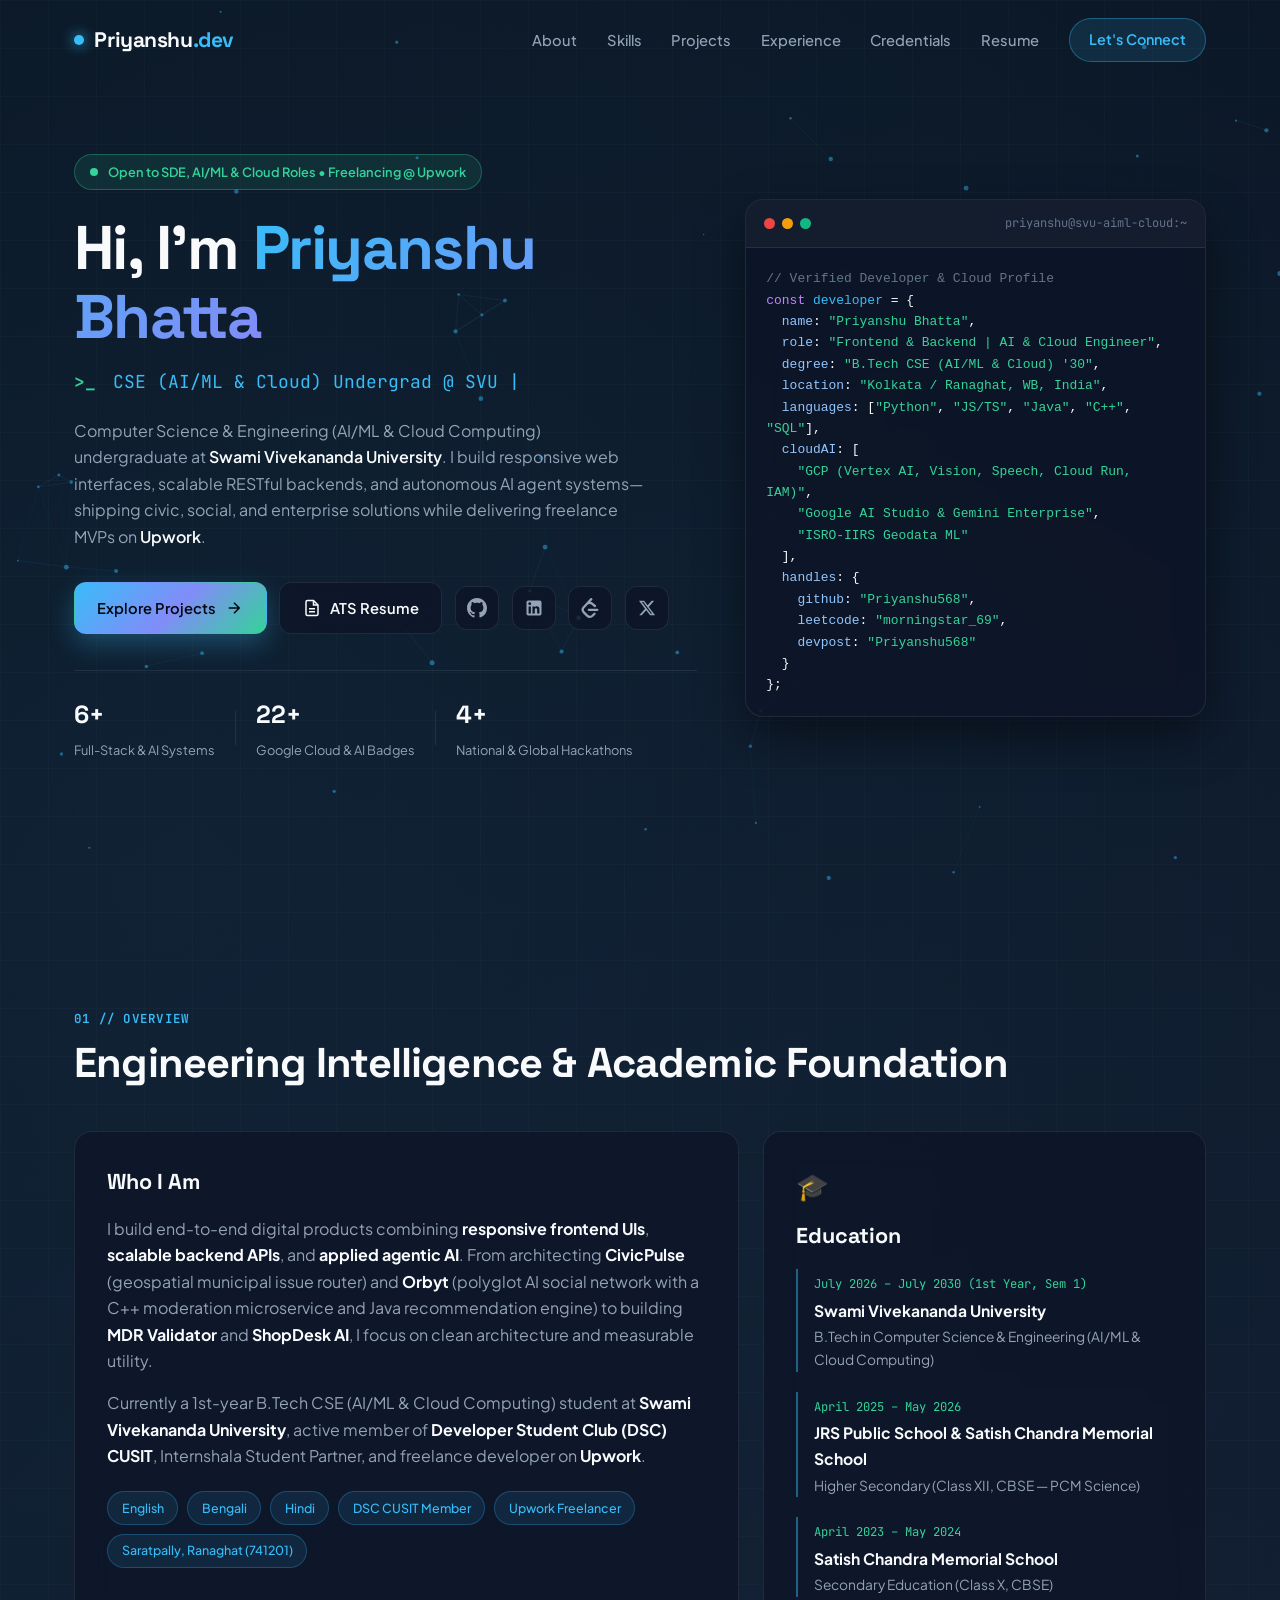
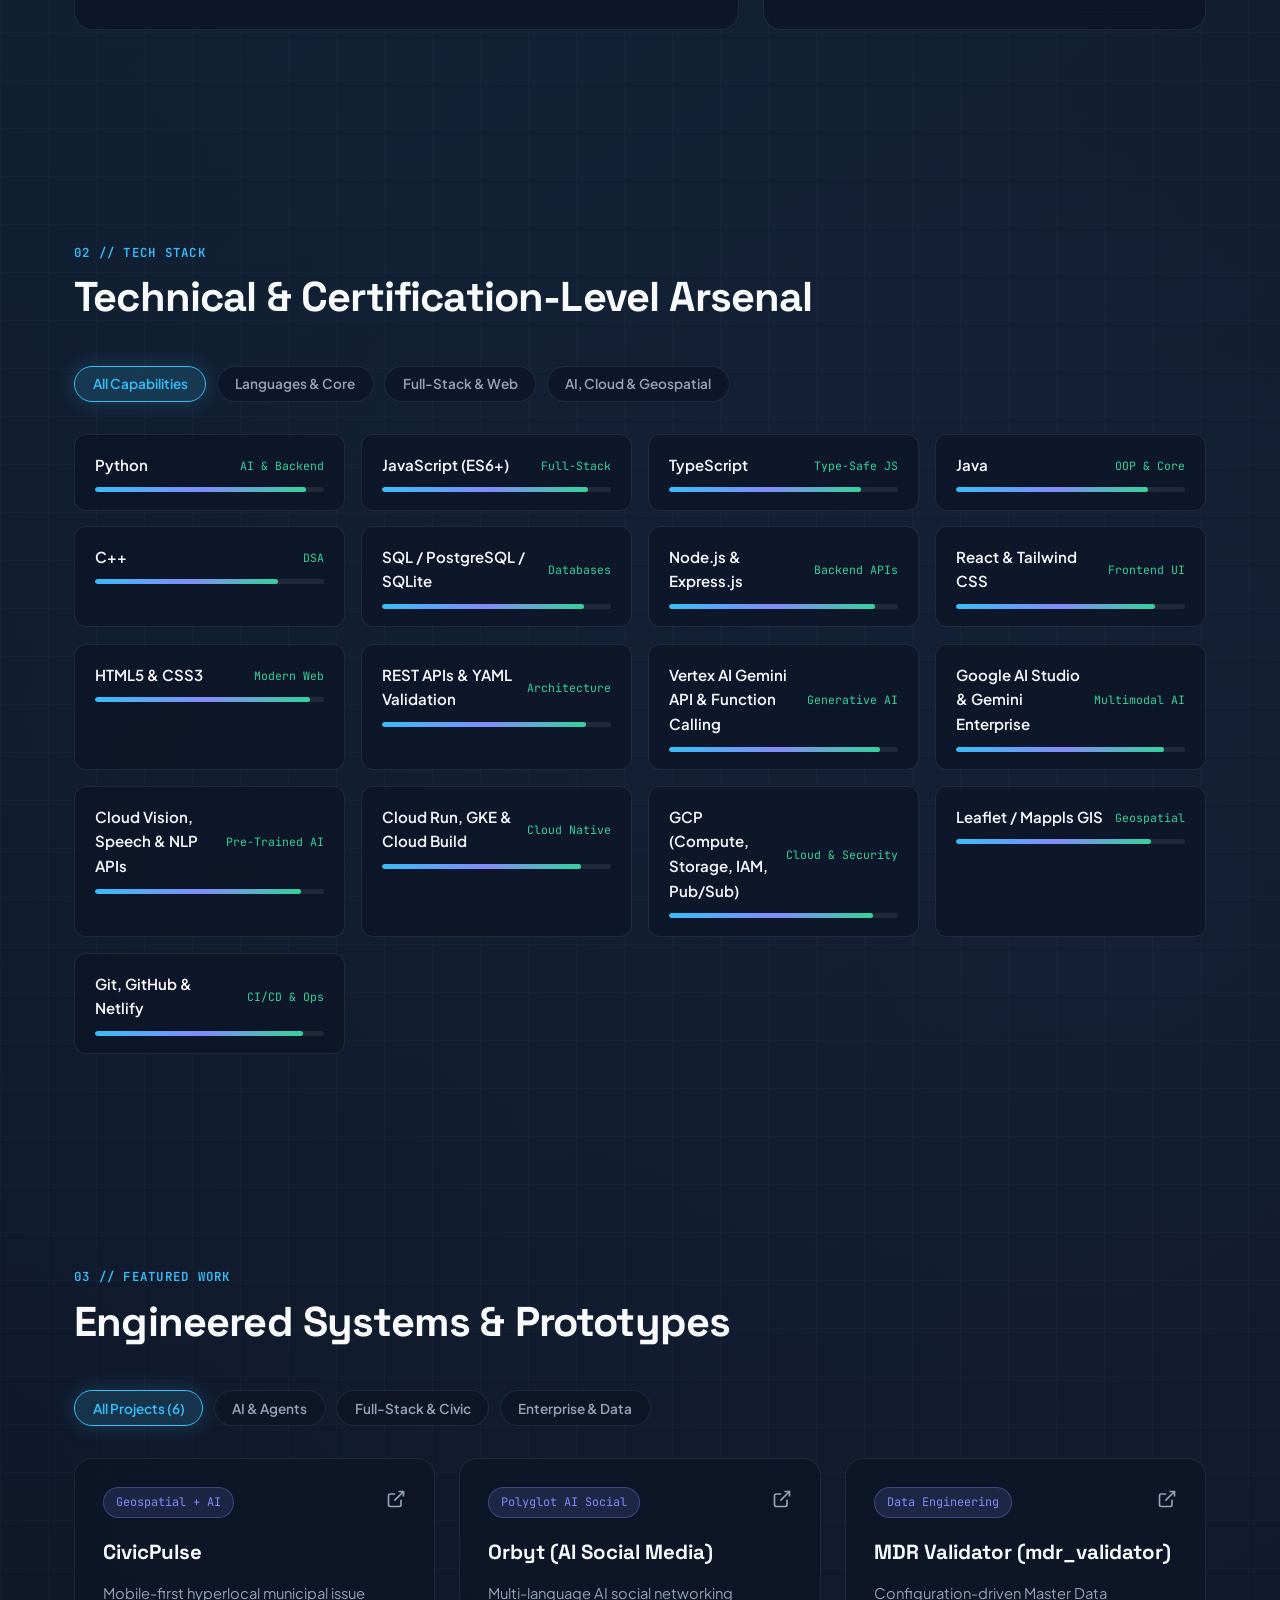
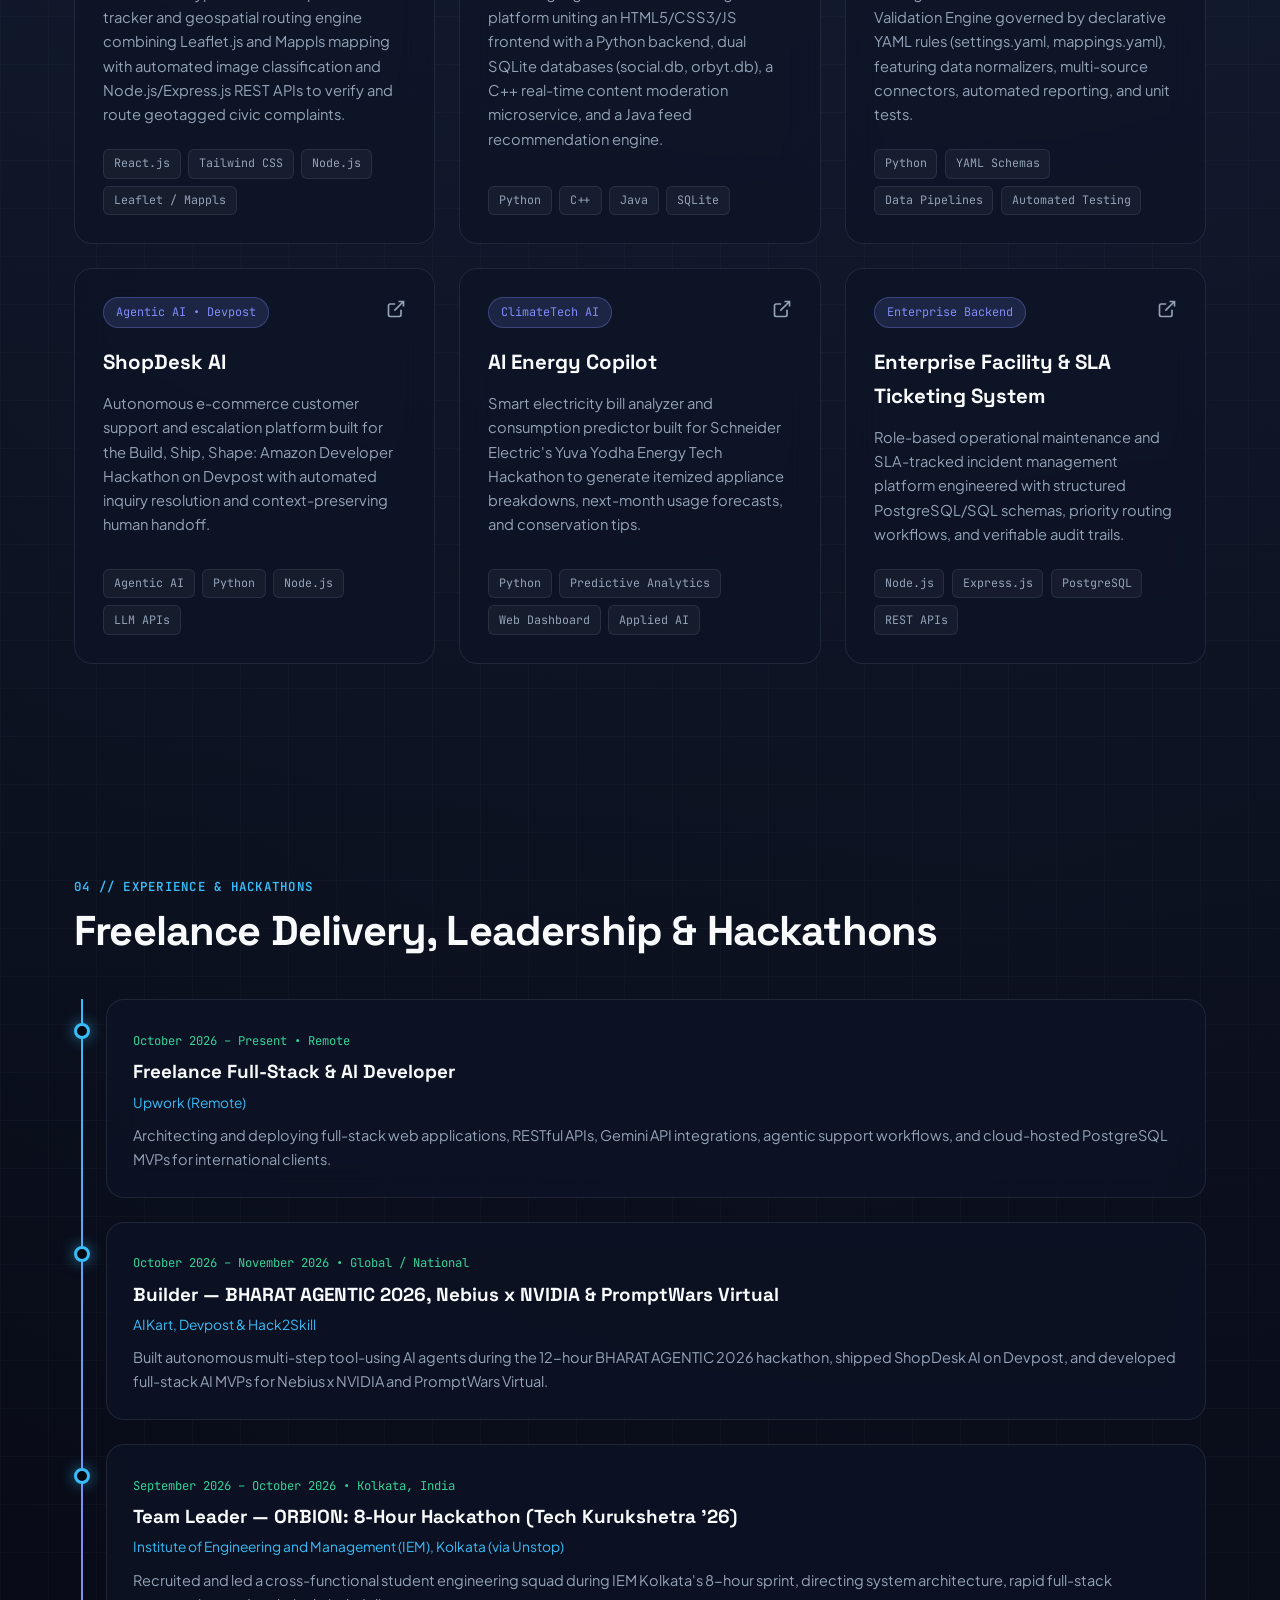
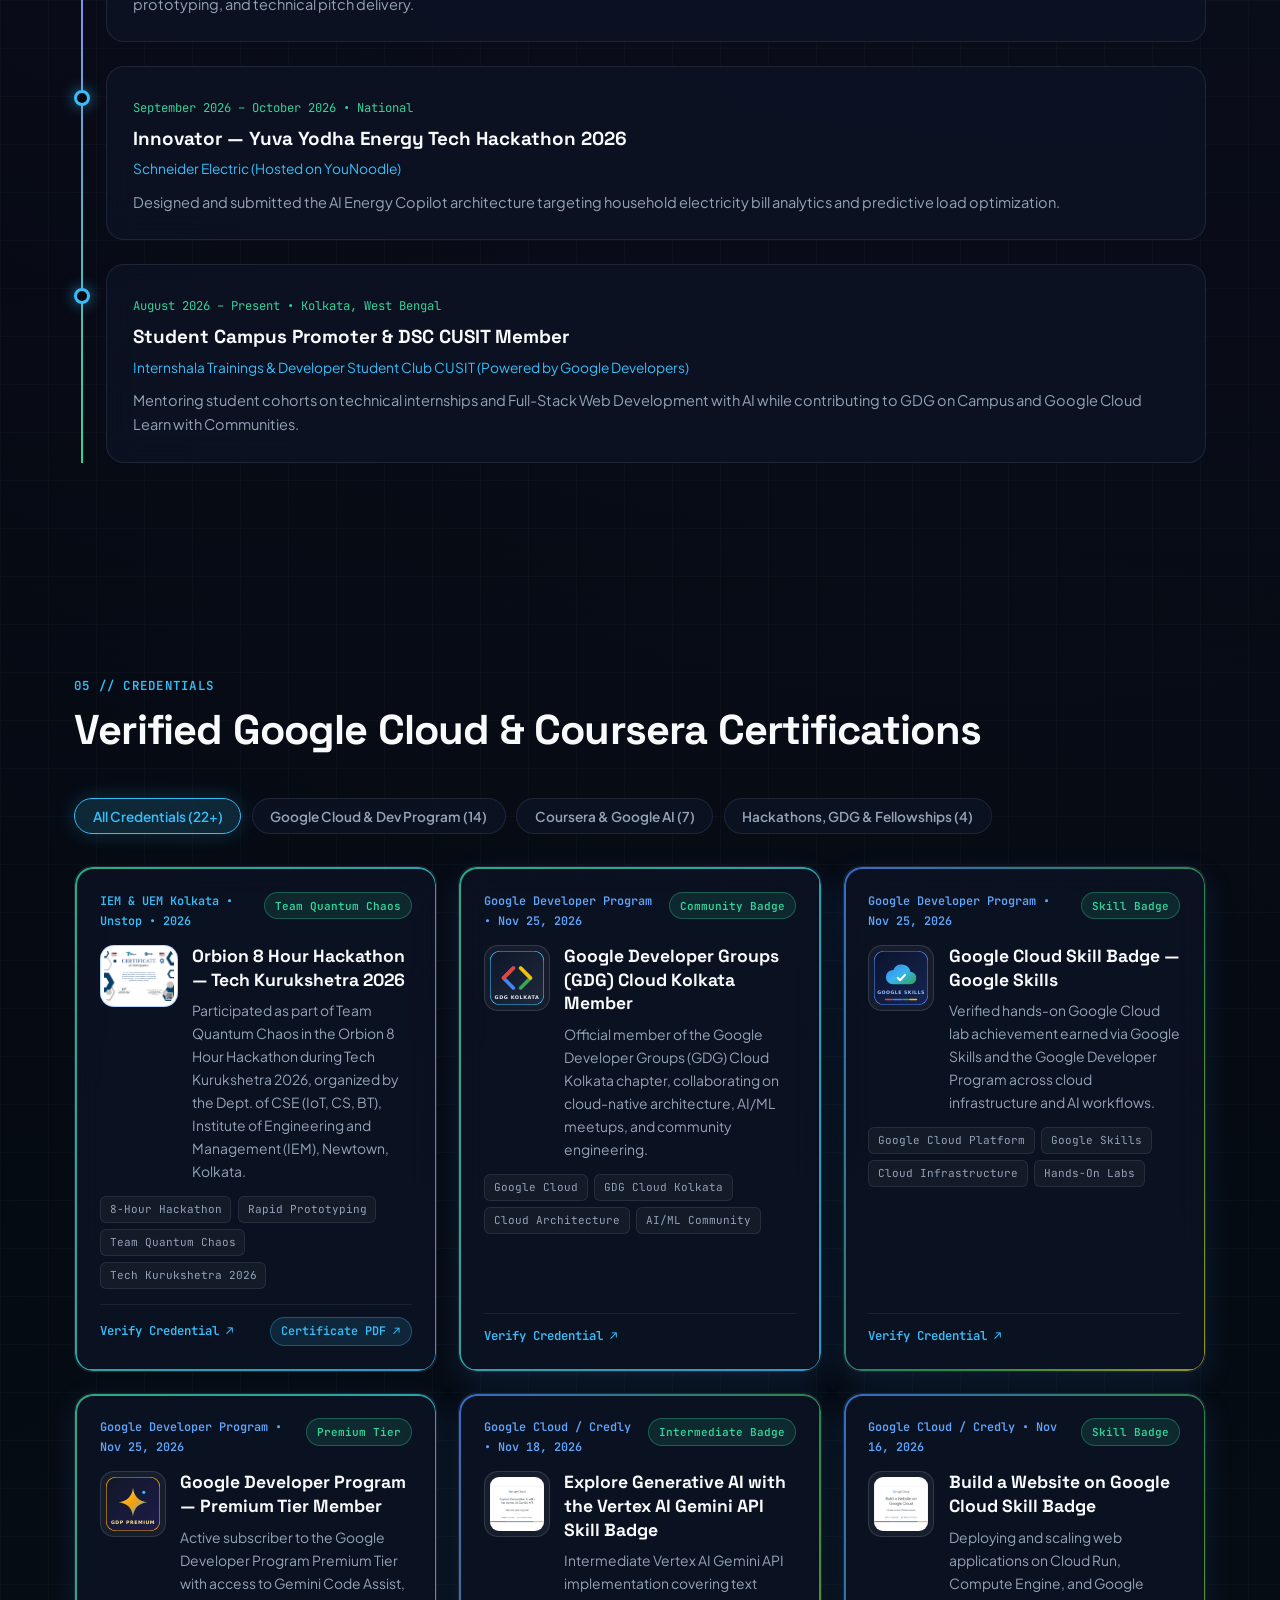
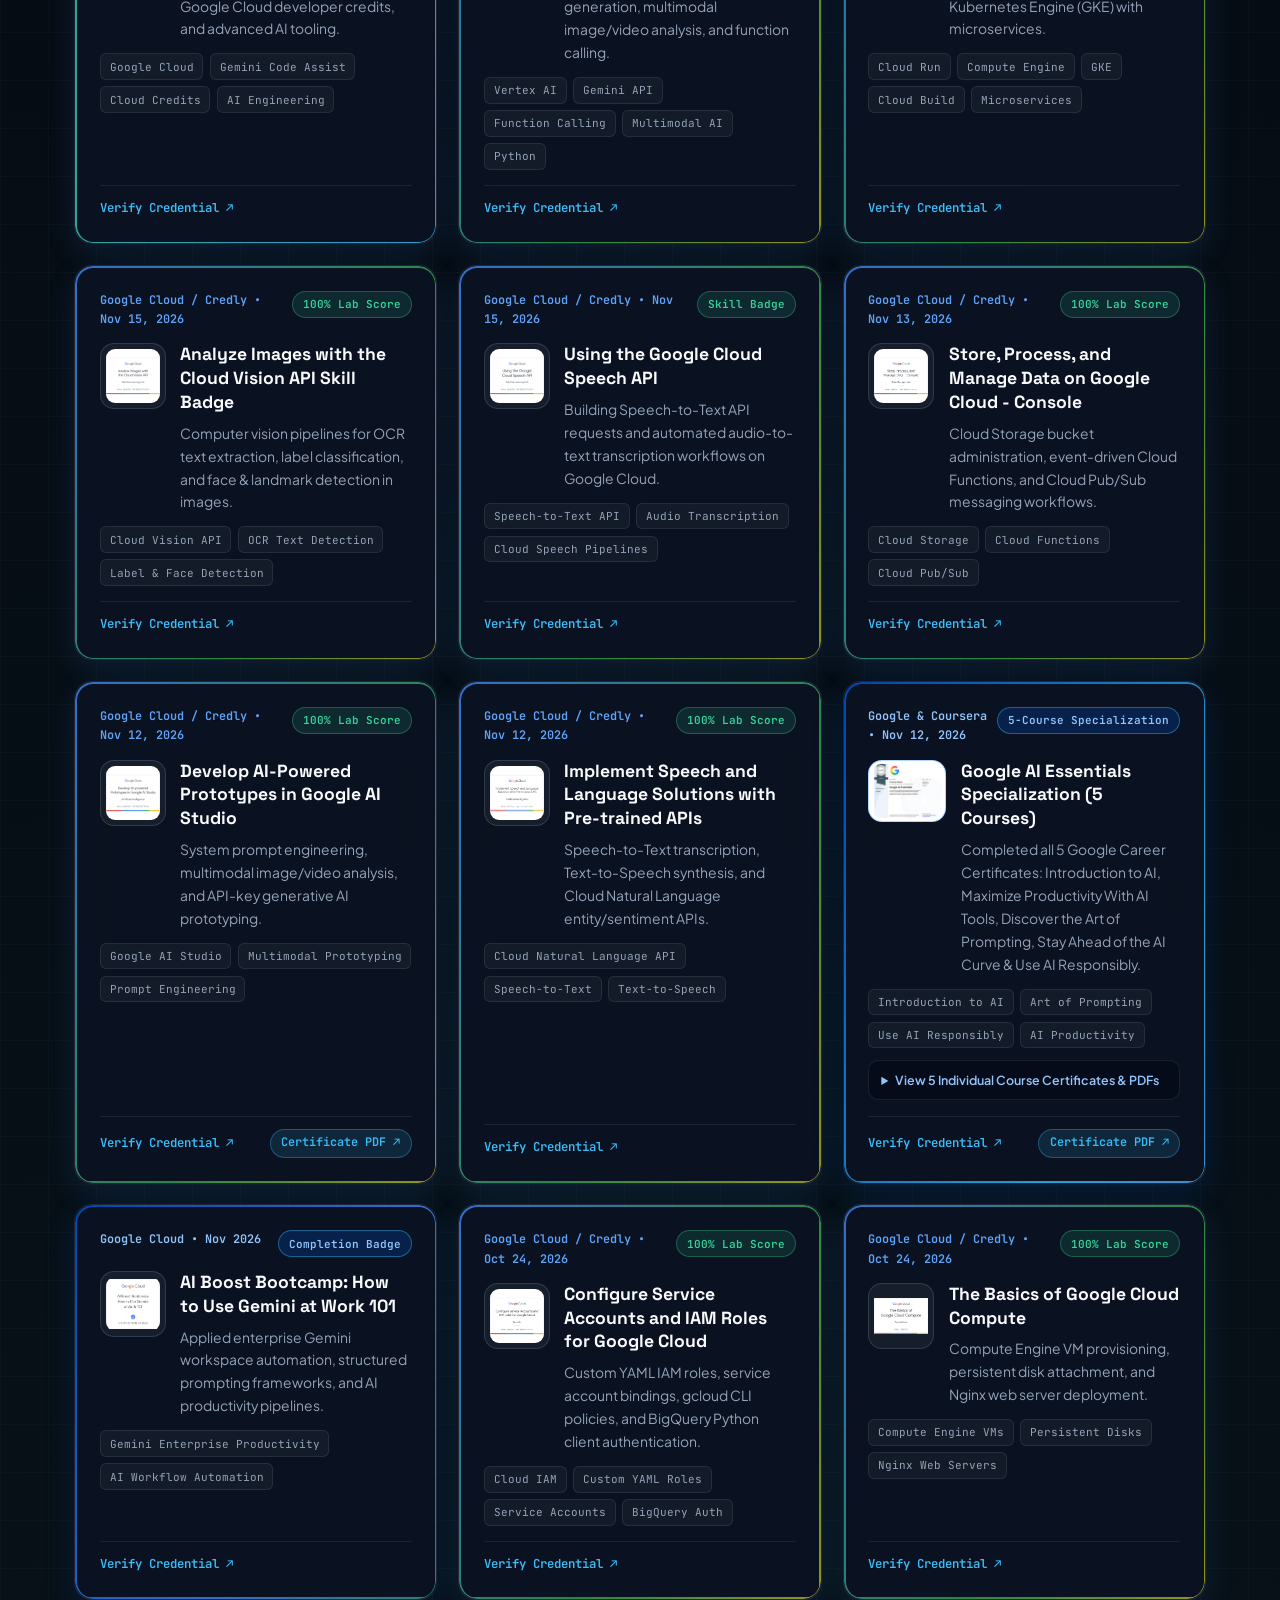
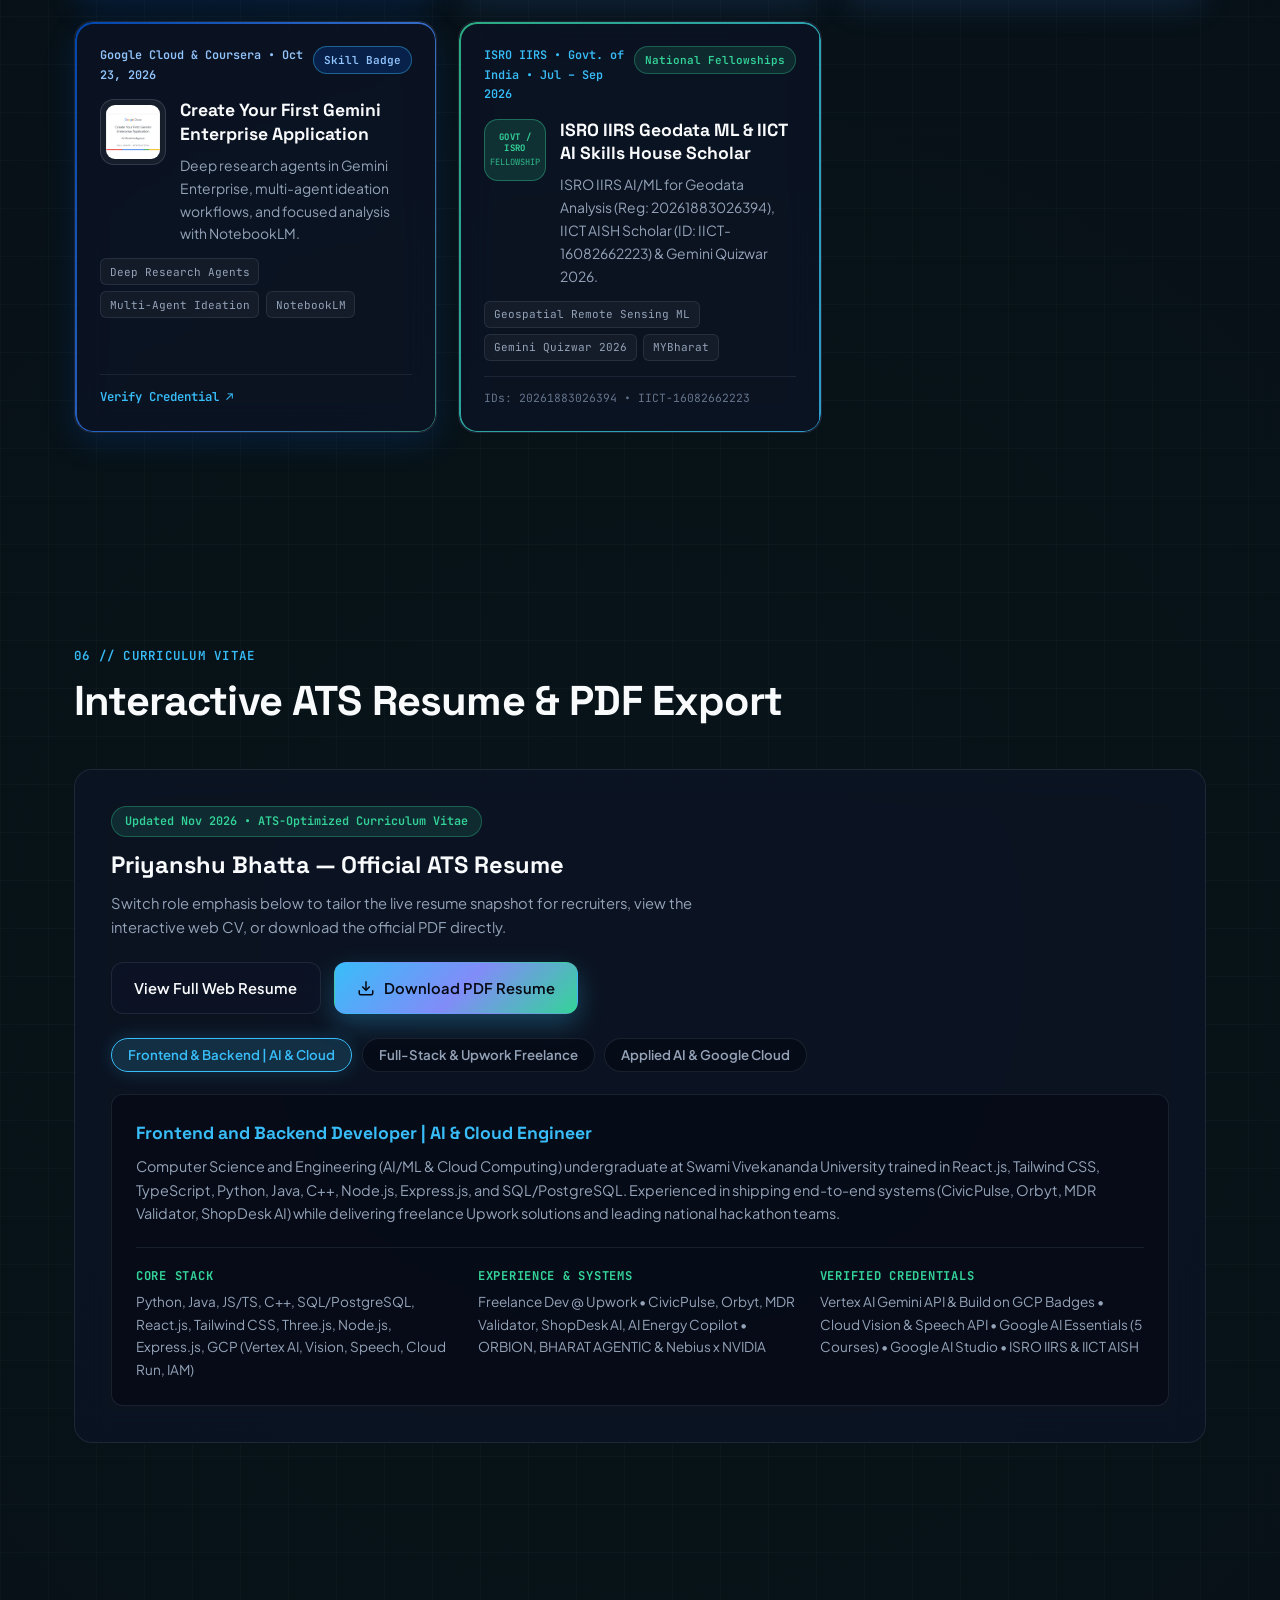
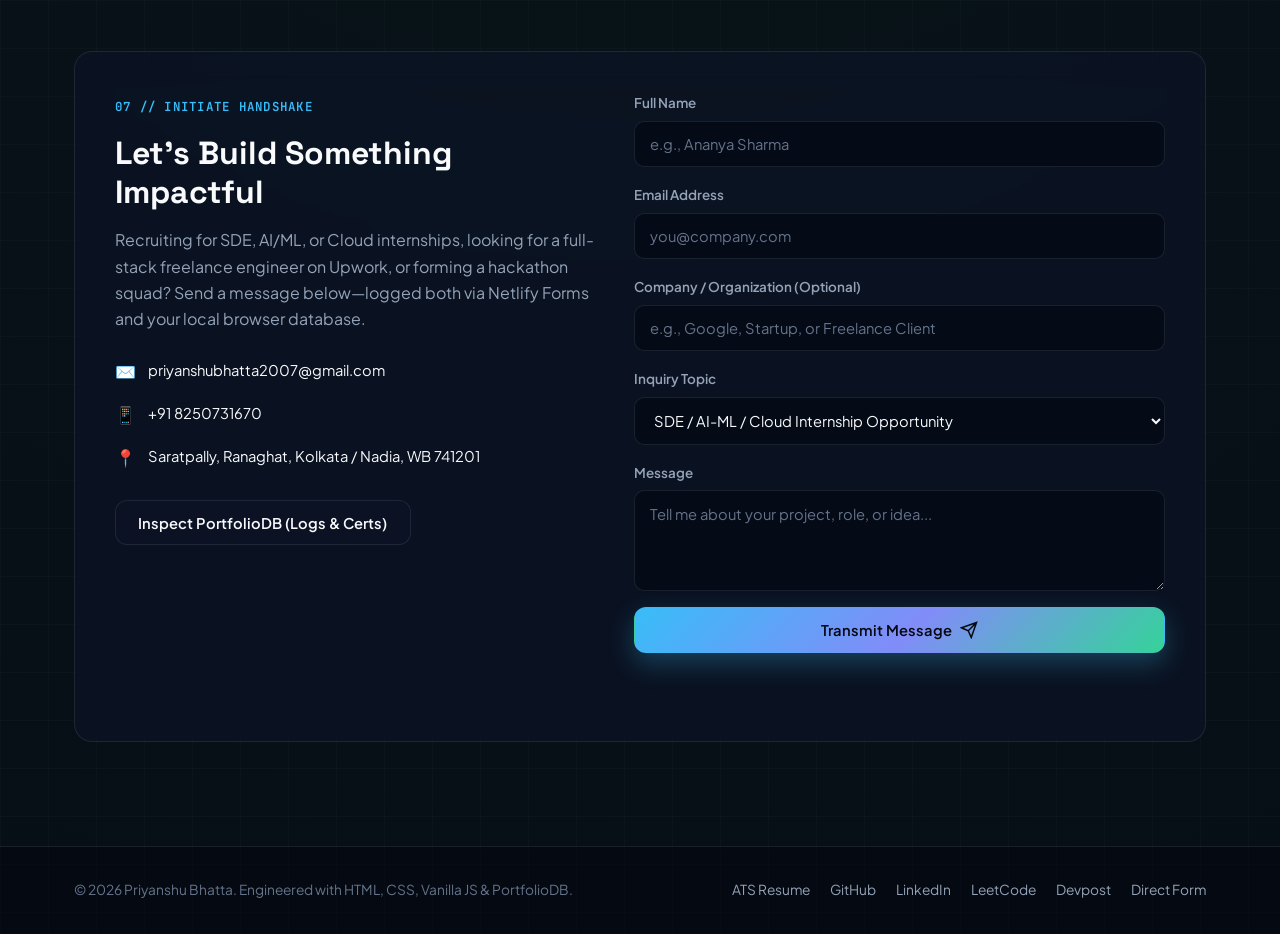
<file: index.html>
<!DOCTYPE html>
<html lang="en" class="dark">
<head>
  <meta charset="UTF-8" />
  <meta name="viewport" content="width=device-width, initial-scale=1.0" />
  <title>Priyanshu Bhatta | Frontend & Backend Developer | AI & Cloud Engineer</title>
  <meta name="description" content="Portfolio of Priyanshu Bhatta — B.Tech CSE (AI/ML & Cloud Computing) Undergraduate at Swami Vivekananda University, Freelance Full-Stack & AI Developer, and Google Cloud Certified Builder." />
  <link rel="preconnect" href="https://fonts.googleapis.com" />
  <link rel="preconnect" href="https://fonts.gstatic.com" crossorigin />
  <link href="https://fonts.googleapis.com/css2?family=JetBrains+Mono:wght@400;500;600&family=Plus+Jakarta+Sans:wght@400;500;600;700&family=Space+Grotesk:wght@500;600;700&display=swap" rel="stylesheet" />
  <link rel="stylesheet" href="style.css" />
  <style>
    /* Scoped Styles for PortfolioDB Local Database Inspector Modal */
    .db-modal-backdrop {
      position: fixed;
      inset: 0;
      background: rgba(3, 6, 14, 0.84);
      -webkit-backdrop-filter: blur(12px);
      backdrop-filter: blur(12px);
      z-index: 999;
      display: none;
      align-items: center;
      justify-content: center;
      padding: 1.25rem;
    }

    .db-modal-backdrop.open {
      display: flex;
    }

    .db-modal {
      width: 100%;
      max-width: 780px;
      max-height: 86vh;
      overflow-y: auto;
      background: #0b1121;
      border: 1px solid rgba(56, 189, 248, 0.35);
      border-radius: 20px;
      padding: 1.85rem;
      box-shadow: 0 25px 60px rgba(0, 0, 0, 0.65);
    }

    .db-modal-header {
      display: flex;
      justify-content: space-between;
      align-items: center;
      flex-wrap: wrap;
      gap: 1rem;
      padding-bottom: 1rem;
      margin-bottom: 1.1rem;
      border-bottom: 1px solid rgba(148, 163, 184, 0.16);
    }

    .db-modal-header h3 {
      font-family: 'Space Grotesk', sans-serif;
      font-size: 1.3rem;
    }

    .db-tab-bar {
      display: flex;
      gap: 0.6rem;
      flex-wrap: wrap;
      margin-bottom: 1.25rem;
    }

    .db-tab-btn {
      padding: 0.45rem 0.95rem;
      border-radius: 999px;
      font-size: 0.8rem;
      font-weight: 600;
      border: 1px solid rgba(148, 163, 184, 0.24);
      background: rgba(15, 23, 42, 0.7);
      color: #94a3b8;
      cursor: pointer;
      transition: 0.2s ease;
    }

    .db-tab-btn.active {
      background: rgba(56, 189, 248, 0.16);
      border-color: #38bdf8;
      color: #38bdf8;
    }

    .db-entry-list {
      display: flex;
      flex-direction: column;
      gap: 0.9rem;
    }

    .db-entry-card {
      padding: 1rem 1.15rem;
      border-radius: 12px;
      background: rgba(15, 23, 42, 0.85);
      border: 1px solid rgba(148, 163, 184, 0.16);
      font-size: 0.88rem;
    }

    .db-entry-top {
      display: flex;
      justify-content: space-between;
      flex-wrap: wrap;
      gap: 0.5rem;
      margin-bottom: 0.35rem;
    }

    .db-entry-badge {
      font-family: 'JetBrains Mono', monospace;
      font-size: 0.72rem;
      padding: 0.18rem 0.6rem;
      border-radius: 999px;
      background: rgba(56, 189, 248, 0.14);
      color: #38bdf8;
    }

    .db-toast {
      margin-top: 0.75rem;
      font-family: 'JetBrains Mono', monospace;
      font-size: 0.78rem;
      color: #34d399;
      min-height: 1.2rem;
    }
  </style>
</head>
<body>
  <div class="scroll-progress" id="scrollProgress"></div>
  <canvas id="neuralCanvas" aria-hidden="true"></canvas>

  <!-- Navigation -->
  <header class="navbar" id="navbar">
    <div class="nav-container">
      <a href="#home" class="brand">
        <span class="brand-dot"></span>
        <span>Priyanshu<span class="accent">.dev</span></span>
      </a>

      <nav class="nav-links" id="navLinks">
        <a href="#about" class="nav-link">About</a>
        <a href="#skills" class="nav-link">Skills</a>
        <a href="#projects" class="nav-link">Projects</a>
        <a href="#experience" class="nav-link">Experience</a>
        <a href="#certifications" class="nav-link">Credentials</a>
        <a href="#resume" class="nav-link">Resume</a>
        <a href="#contact" class="nav-btn">Let's Connect</a>
      </nav>

      <button class="menu-toggle" id="menuToggle" aria-label="Toggle navigation menu">
        <span></span>
        <span></span>
        <span></span>
      </button>
    </div>
  </header>

  <main>
    <!-- Hero Section -->
    <section id="home" class="hero section">
      <div class="container hero-grid">
        <div class="hero-content" data-reveal>
          <div class="status-pill">
            <span class="pulse-ring"></span>
            <span>Open to SDE, AI/ML &amp; Cloud Roles &bull; Freelancing @ Upwork</span>
          </div>

          <h1 class="hero-title">
            Hi, I'm <span class="gradient-text">Priyanshu Bhatta</span>
          </h1>

          <div class="typewriter-wrapper">
            <span class="mono-prefix">&gt;_</span>
            <span id="typewriterText" class="typewriter-text"></span>
            <span class="cursor-blink">|</span>
          </div>

          <p class="hero-description">
            Computer Science &amp; Engineering (AI/ML &amp; Cloud Computing) undergraduate at <strong>Swami Vivekananda University</strong>. I build responsive web interfaces, scalable RESTful backends, and autonomous AI agent systems—shipping civic, social, and enterprise solutions while delivering freelance MVPs on <strong>Upwork</strong>.
          </p>

          <div class="hero-actions">
            <a href="#projects" class="btn btn-primary">
              <span>Explore Projects</span>
              <svg width="18" height="18" viewBox="0 0 24 24" fill="none" stroke="currentColor" stroke-width="2"><path d="M5 12h14M12 5l7 7-7 7"/></svg>
            </a>
            <a href="resume.html" class="btn btn-secondary">
              <svg width="18" height="18" viewBox="0 0 24 24" fill="none" stroke="currentColor" stroke-width="2"><path d="M14 2H6a2 2 0 0 0-2 2v16a2 2 0 0 0 2 2h12a2 2 0 0 0 2-2V8z"/><polyline points="14 2 14 8 20 8"/><line x1="16" y1="13" x2="8" y2="13"/><line x1="16" y1="17" x2="8" y2="17"/></svg>
              <span>ATS Resume</span>
            </a>
            <a href="https://github.com/Priyanshu568" target="_blank" rel="noopener noreferrer" class="icon-link" aria-label="GitHub" title="GitHub">
              <svg width="20" height="20" viewBox="0 0 24 24" fill="currentColor"><path d="M12 0C5.37 0 0 5.37 0 12c0 5.31 3.435 9.795 8.205 11.385.6.105.825-.255.825-.57 0-.285-.015-1.23-.015-2.235-3.015.555-3.795-.735-4.035-1.41-.135-.345-.72-1.41-1.23-1.695-.42-.225-1.02-.78-.015-.795.945-.015 1.62.87 1.845 1.23 1.08 1.815 2.805 1.305 3.495.99.105-.78.42-1.305.765-1.605-2.67-.3-5.46-1.335-5.46-5.925 0-1.305.465-2.385 1.23-3.225-.12-.3-.54-1.53.12-3.18 0 0 1.005-.315 3.3 1.23.96-.27 1.98-.405 3-.405s2.04.135 3 .405c2.295-1.56 3.3-1.23 3.3-1.23.66 1.65.24 2.88.12 3.18.765.84 1.23 1.905 1.23 3.225 0 4.605-2.805 5.625-5.475 5.925.435.375.81 1.095.81 2.22 0 1.605-.015 2.895-.015 3.3 0 .315.225.69.825.57A12.02 12.02 0 0024 12c0-6.63-5.37-12-12-12z"/></svg>
            </a>
            <a href="https://www.linkedin.com/in/priyanshubhatta69" target="_blank" rel="noopener noreferrer" class="icon-link" aria-label="LinkedIn" title="LinkedIn">
              <svg width="20" height="20" viewBox="0 0 24 24" fill="currentColor"><path d="M19 3a2 2 0 0 1 2 2v14a2 2 0 0 1-2 2H5a2 2 0 0 1-2-2V5a2 2 0 0 1 2-2h14m-.5 15.5v-5.3a3.26 3.26 0 0 0-3.26-3.26c-.85 0-1.84.52-2.28 1.3v-1.11h-2.79v8.37h2.79v-4.93c0-.77.62-1.4 1.39-1.4a1.4 1.4 0 0 1 1.4 1.4v4.93h2.75M6.88 8.56a1.68 1.68 0 0 0 1.68-1.68c0-.93-.75-1.69-1.68-1.69a1.69 1.69 0 0 0-1.69 1.69c0 .93.76 1.68 1.69 1.68m1.39 9.94v-8.37H5.5v8.37h2.77z"/></svg>
            </a>
            <a href="https://leetcode.com/u/morningstar_69" target="_blank" rel="noopener noreferrer" class="icon-link" aria-label="LeetCode" title="LeetCode (@morningstar_69)">
              <svg width="20" height="20" viewBox="0 0 24 24" fill="currentColor"><path d="M13.483 0a1.374 1.374 0 0 0-.961.438L7.116 6.226l-3.854 4.126a5.266 5.266 0 0 0-1.209 2.104 5.35 5.35 0 0 0-.125.513 5.527 5.527 0 0 0 .062 2.362 5.83 5.83 0 0 0 .349 1.017 5.938 5.938 0 0 0 1.271 1.818l4.277 4.193.039.038c2.248 2.165 5.852 2.133 8.063-.074l2.396-2.392c.54-.54.54-1.414.003-1.955a1.378 1.378 0 0 0-1.951-.003l-2.396 2.392a3.021 3.021 0 0 1-4.205.038l-.02-.019-4.276-4.193c-.652-.64-.972-1.469-.948-2.263a2.68 2.68 0 0 1 .066-.523 2.545 2.545 0 0 1 .619-1.164L9.13 8.114c1.058-1.134 3.204-1.27 4.43-.278l3.501 2.831c.593.48 1.461.387 1.94-.207a1.384 1.384 0 0 0-.207-1.943l-3.5-2.831c-.8-.647-1.766-1.045-2.774-1.202l2.015-2.158A1.384 1.384 0 0 0 13.483 0zm-2.866 12.815a1.38 1.38 0 0 0-1.38 1.382 1.38 1.38 0 0 0 1.38 1.382H20.79a1.38 1.38 0 0 0 1.38-1.382 1.38 1.38 0 0 0-1.38-1.382z"/></svg>
            </a>
            <a href="https://x.com/prithbat" target="_blank" rel="noopener noreferrer" class="icon-link" aria-label="X (Twitter)" title="X (@prithbat)">
              <svg width="18" height="18" viewBox="0 0 24 24" fill="currentColor"><path d="M18.244 2.25h3.308l-7.227 8.26 8.502 11.24H16.17l-5.214-6.817L4.99 21.75H1.68l7.73-8.835L1.254 2.25H8.08l4.713 6.231zm-1.161 17.52h1.833L7.084 4.126H5.117z"/></svg>
            </a>
          </div>

          <div class="hero-metrics">
            <div class="metric-item">
              <span class="metric-value">6+</span>
              <span class="metric-label">Full-Stack &amp; AI Systems</span>
            </div>
            <div class="metric-divider"></div>
            <div class="metric-item">
              <span class="metric-value">22+</span>
              <span class="metric-label">Google Cloud &amp; AI Badges</span>
            </div>
            <div class="metric-divider"></div>
            <div class="metric-item">
              <span class="metric-value">4+</span>
              <span class="metric-label">National &amp; Global Hackathons</span>
            </div>
          </div>
        </div>

        <!-- Animated Terminal Profile Card -->
        <div class="hero-visual" data-reveal data-delay="150">
          <div class="terminal-card spotlight-card">
            <div class="terminal-header">
              <div class="terminal-dots">
                <span class="dot red"></span>
                <span class="dot yellow"></span>
                <span class="dot green"></span>
              </div>
              <span class="terminal-title">priyanshu@svu-aiml-cloud:~</span>
            </div>
            <div class="terminal-body">
              <pre><code><span class="code-comment">// Verified Developer &amp; Cloud Profile</span>
<span class="code-keyword">const</span> <span class="code-var">developer</span> = {
  <span class="code-prop">name</span>: <span class="code-str">"Priyanshu Bhatta"</span>,
  <span class="code-prop">role</span>: <span class="code-str">"Frontend &amp; Backend | AI &amp; Cloud Engineer"</span>,
  <span class="code-prop">degree</span>: <span class="code-str">"B.Tech CSE (AI/ML &amp; Cloud) '30"</span>,
  <span class="code-prop">location</span>: <span class="code-str">"Kolkata / Ranaghat, WB, India"</span>,
  <span class="code-prop">languages</span>: [<span class="code-str">"Python"</span>, <span class="code-str">"JS/TS"</span>, <span class="code-str">"Java"</span>, <span class="code-str">"C++"</span>, <span class="code-str">"SQL"</span>],
  <span class="code-prop">cloudAI</span>: [
    <span class="code-str">"GCP (Vertex AI, Vision, Speech, Cloud Run, IAM)"</span>,
    <span class="code-str">"Google AI Studio &amp; Gemini Enterprise"</span>,
    <span class="code-str">"ISRO-IIRS Geodata ML"</span>
  ],
  <span class="code-prop">handles</span>: {
    <span class="code-prop">github</span>: <span class="code-str">"Priyanshu568"</span>,
    <span class="code-prop">leetcode</span>: <span class="code-str">"morningstar_69"</span>,
    <span class="code-prop">devpost</span>: <span class="code-str">"Priyanshu568"</span>
  }
};</code></pre>
            </div>
          </div>
        </div>
      </div>
    </section>

    <!-- About & Education Bento Section -->
    <section id="about" class="section">
      <div class="container">
        <div class="section-header" data-reveal>
          <span class="section-tag">01 // OVERVIEW</span>
          <h2 class="section-title">Engineering Intelligence &amp; Academic Foundation</h2>
        </div>

        <div class="bento-grid">
          <article class="bento-card spotlight-card bento-wide" data-reveal>
            <h3>Who I Am</h3>
            <p>
              I build end-to-end digital products combining <strong>responsive frontend UIs</strong>, <strong>scalable backend APIs</strong>, and <strong>applied agentic AI</strong>. From architecting <strong>CivicPulse</strong> (geospatial municipal issue router) and <strong>Orbyt</strong> (polyglot AI social network with a C++ moderation microservice and Java recommendation engine) to building <strong>MDR Validator</strong> and <strong>ShopDesk AI</strong>, I focus on clean architecture and measurable utility.
            </p>
            <p>
              Currently a 1st-year B.Tech CSE (AI/ML &amp; Cloud Computing) student at <strong>Swami Vivekananda University</strong>, active member of <strong>Developer Student Club (DSC) CUSIT</strong>, Internshala Student Partner, and freelance developer on <strong>Upwork</strong>.
            </p>
            <div class="tag-row">
              <span class="pill">English</span>
              <span class="pill">Bengali</span>
              <span class="pill">Hindi</span>
              <span class="pill">DSC CUSIT Member</span>
              <span class="pill">Upwork Freelancer</span>
              <span class="pill">Saratpally, Ranaghat (741201)</span>
            </div>
          </article>

          <article class="bento-card spotlight-card" data-reveal data-delay="100">
            <div class="card-icon">🎓</div>
            <h3>Education</h3>
            <div class="edu-list">
              <div class="edu-item">
                <span class="edu-year">July 2026 – July 2030 (1st Year, Sem 1)</span>
                <h4>Swami Vivekananda University</h4>
                <p>B.Tech in Computer Science &amp; Engineering (AI/ML &amp; Cloud Computing)</p>
              </div>
              <div class="edu-item">
                <span class="edu-year">April 2025 – May 2026</span>
                <h4>JRS Public School &amp; Satish Chandra Memorial School</h4>
                <p>Higher Secondary (Class XII, CBSE — PCM Science)</p>
              </div>
              <div class="edu-item">
                <span class="edu-year">April 2023 – May 2024</span>
                <h4>Satish Chandra Memorial School</h4>
                <p>Secondary Education (Class X, CBSE)</p>
              </div>
            </div>
          </article>
        </div>
      </div>
    </section>

    <!-- Interactive Skills Section -->
    <section id="skills" class="section">
      <div class="container">
        <div class="section-header" data-reveal>
          <span class="section-tag">02 // TECH STACK</span>
          <h2 class="section-title">Technical &amp; Certification-Level Arsenal</h2>
        </div>

        <div class="skills-tabs" data-reveal>
          <button type="button" class="skill-tab active" data-skill-cat="all">All Capabilities</button>
          <button type="button" class="skill-tab" data-skill-cat="languages">Languages &amp; Core</button>
          <button type="button" class="skill-tab" data-skill-cat="web">Full-Stack &amp; Web</button>
          <button type="button" class="skill-tab" data-skill-cat="ai-cloud">AI, Cloud &amp; Geospatial</button>
        </div>

        <div class="skills-grid" id="skillsGrid" data-reveal data-delay="100"></div>
      </div>
    </section>

    <!-- Projects Section -->
    <section id="projects" class="section">
      <div class="container">
        <div class="section-header" data-reveal>
          <span class="section-tag">03 // FEATURED WORK</span>
          <h2 class="section-title">Engineered Systems &amp; Prototypes</h2>
        </div>

        <div class="filter-bar" data-reveal>
          <button type="button" class="filter-btn active" data-filter="all">All Projects (6)</button>
          <button type="button" class="filter-btn" data-filter="ai">AI &amp; Agents</button>
          <button type="button" class="filter-btn" data-filter="fullstack">Full-Stack &amp; Civic</button>
          <button type="button" class="filter-btn" data-filter="enterprise">Enterprise &amp; Data</button>
        </div>

        <div class="projects-grid" id="projectsGrid">
          <!-- Project 1: CivicPulse -->
          <article class="project-card spotlight-card tilt-card" data-category="fullstack ai" data-reveal>
            <div>
              <div class="project-top">
                <span class="project-badge">Geospatial + AI</span>
                <a href="https://github.com/Priyanshu568" target="_blank" rel="noopener noreferrer" class="project-ext" aria-label="View CivicPulse on GitHub">
                  <svg width="20" height="20" viewBox="0 0 24 24" fill="none" stroke="currentColor" stroke-width="2"><path d="M18 13v6a2 2 0 0 1-2 2H5a2 2 0 0 1-2-2V8a2 2 0 0 1 2-2h6M15 3h6v6M10 14L21 3"/></svg>
                </a>
              </div>
              <h3>CivicPulse</h3>
              <p>
                Mobile-first hyperlocal municipal issue tracker and geospatial routing engine combining Leaflet.js and Mappls mapping with automated image classification and Node.js/Express.js REST APIs to verify and route geotagged civic complaints.
              </p>
            </div>
            <div class="tech-stack">
              <span>React.js</span>
              <span>Tailwind CSS</span>
              <span>Node.js</span>
              <span>Leaflet / Mappls</span>
            </div>
          </article>

          <!-- Project 2: Orbyt -->
          <article class="project-card spotlight-card tilt-card" data-category="fullstack ai" data-reveal data-delay="60">
            <div>
              <div class="project-top">
                <span class="project-badge">Polyglot AI Social</span>
                <a href="https://github.com/Priyanshu568" target="_blank" rel="noopener noreferrer" class="project-ext" aria-label="View Orbyt on GitHub">
                  <svg width="20" height="20" viewBox="0 0 24 24" fill="none" stroke="currentColor" stroke-width="2"><path d="M18 13v6a2 2 0 0 1-2 2H5a2 2 0 0 1-2-2V8a2 2 0 0 1 2-2h6M15 3h6v6M10 14L21 3"/></svg>
                </a>
              </div>
              <h3>Orbyt (AI Social Media)</h3>
              <p>
                Multi-language AI social networking platform uniting an HTML5/CSS3/JS frontend with a Python backend, dual SQLite databases (social.db, orbyt.db), a C++ real-time content moderation microservice, and a Java feed recommendation engine.
              </p>
            </div>
            <div class="tech-stack">
              <span>Python</span>
              <span>C++</span>
              <span>Java</span>
              <span>SQLite</span>
            </div>
          </article>

          <!-- Project 3: MDR Validator -->
          <article class="project-card spotlight-card tilt-card" data-category="enterprise" data-reveal data-delay="120">
            <div>
              <div class="project-top">
                <span class="project-badge">Data Engineering</span>
                <a href="https://github.com/Priyanshu568" target="_blank" rel="noopener noreferrer" class="project-ext" aria-label="View MDR Validator on GitHub">
                  <svg width="20" height="20" viewBox="0 0 24 24" fill="none" stroke="currentColor" stroke-width="2"><path d="M18 13v6a2 2 0 0 1-2 2H5a2 2 0 0 1-2-2V8a2 2 0 0 1 2-2h6M15 3h6v6M10 14L21 3"/></svg>
                </a>
              </div>
              <h3>MDR Validator (mdr_validator)</h3>
              <p>
                Configuration-driven Master Data Validation Engine governed by declarative YAML rules (settings.yaml, mappings.yaml), featuring data normalizers, multi-source connectors, automated reporting, and unit tests.
              </p>
            </div>
            <div class="tech-stack">
              <span>Python</span>
              <span>YAML Schemas</span>
              <span>Data Pipelines</span>
              <span>Automated Testing</span>
            </div>
          </article>

          <!-- Project 4: ShopDesk AI -->
          <article class="project-card spotlight-card tilt-card" data-category="ai fullstack" data-reveal>
            <div>
              <div class="project-top">
                <span class="project-badge">Agentic AI &bull; Devpost</span>
                <a href="https://devpost.com/Priyanshu568" target="_blank" rel="noopener noreferrer" class="project-ext" aria-label="View ShopDesk AI on Devpost">
                  <svg width="20" height="20" viewBox="0 0 24 24" fill="none" stroke="currentColor" stroke-width="2"><path d="M18 13v6a2 2 0 0 1-2 2H5a2 2 0 0 1-2-2V8a2 2 0 0 1 2-2h6M15 3h6v6M10 14L21 3"/></svg>
                </a>
              </div>
              <h3>ShopDesk AI</h3>
              <p>
                Autonomous e-commerce customer support and escalation platform built for the Build, Ship, Shape: Amazon Developer Hackathon on Devpost with automated inquiry resolution and context-preserving human handoff.
              </p>
            </div>
            <div class="tech-stack">
              <span>Agentic AI</span>
              <span>Python</span>
              <span>Node.js</span>
              <span>LLM APIs</span>
            </div>
          </article>

          <!-- Project 5: AI Energy Copilot -->
          <article class="project-card spotlight-card tilt-card" data-category="ai" data-reveal data-delay="60">
            <div>
              <div class="project-top">
                <span class="project-badge">ClimateTech AI</span>
                <a href="https://github.com/Priyanshu568" target="_blank" rel="noopener noreferrer" class="project-ext" aria-label="View AI Energy Copilot on GitHub">
                  <svg width="20" height="20" viewBox="0 0 24 24" fill="none" stroke="currentColor" stroke-width="2"><path d="M18 13v6a2 2 0 0 1-2 2H5a2 2 0 0 1-2-2V8a2 2 0 0 1 2-2h6M15 3h6v6M10 14L21 3"/></svg>
                </a>
              </div>
              <h3>AI Energy Copilot</h3>
              <p>
                Smart electricity bill analyzer and consumption predictor built for Schneider Electric's Yuva Yodha Energy Tech Hackathon to generate itemized appliance breakdowns, next-month usage forecasts, and conservation tips.
              </p>
            </div>
            <div class="tech-stack">
              <span>Python</span>
              <span>Predictive Analytics</span>
              <span>Web Dashboard</span>
              <span>Applied AI</span>
            </div>
          </article>

          <!-- Project 6: Enterprise Facility & SLA Ticketing System -->
          <article class="project-card spotlight-card tilt-card" data-category="enterprise fullstack" data-reveal data-delay="120">
            <div>
              <div class="project-top">
                <span class="project-badge">Enterprise Backend</span>
                <a href="https://github.com/Priyanshu568" target="_blank" rel="noopener noreferrer" class="project-ext" aria-label="View Enterprise Facility System on GitHub">
                  <svg width="20" height="20" viewBox="0 0 24 24" fill="none" stroke="currentColor" stroke-width="2"><path d="M18 13v6a2 2 0 0 1-2 2H5a2 2 0 0 1-2-2V8a2 2 0 0 1 2-2h6M15 3h6v6M10 14L21 3"/></svg>
                </a>
              </div>
              <h3>Enterprise Facility &amp; SLA Ticketing System</h3>
              <p>
                Role-based operational maintenance and SLA-tracked incident management platform engineered with structured PostgreSQL/SQL schemas, priority routing workflows, and verifiable audit trails.
              </p>
            </div>
            <div class="tech-stack">
              <span>Node.js</span>
              <span>Express.js</span>
              <span>PostgreSQL</span>
              <span>REST APIs</span>
            </div>
          </article>
        </div>
      </div>
    </section>

    <!-- Experience, Hackathons & Leadership Timeline -->
    <section id="experience" class="section">
      <div class="container">
        <div class="section-header" data-reveal>
          <span class="section-tag">04 // EXPERIENCE &amp; HACKATHONS</span>
          <h2 class="section-title">Freelance Delivery, Leadership &amp; Hackathons</h2>
        </div>

        <div class="timeline" id="timeline">
          <div class="timeline-line" id="timelineLine"></div>

          <div class="timeline-item" data-reveal>
            <div class="timeline-dot"></div>
            <div class="timeline-card spotlight-card">
              <span class="timeline-date">October 2026 – Present &bull; Remote</span>
              <h3>Freelance Full-Stack &amp; AI Developer</h3>
              <p class="timeline-org">Upwork (Remote)</p>
              <p>Architecting and deploying full-stack web applications, RESTful APIs, Gemini API integrations, agentic support workflows, and cloud-hosted PostgreSQL MVPs for international clients.</p>
            </div>
          </div>

          <div class="timeline-item" data-reveal>
            <div class="timeline-dot"></div>
            <div class="timeline-card spotlight-card">
              <span class="timeline-date">October 2026 – November 2026 &bull; Global / National</span>
              <h3>Builder — BHARAT AGENTIC 2026, Nebius x NVIDIA &amp; PromptWars Virtual</h3>
              <p class="timeline-org">AIKart, Devpost &amp; Hack2Skill</p>
              <p>Built autonomous multi-step tool-using AI agents during the 12-hour BHARAT AGENTIC 2026 hackathon, shipped ShopDesk AI on Devpost, and developed full-stack AI MVPs for Nebius x NVIDIA and PromptWars Virtual.</p>
            </div>
          </div>

          <div class="timeline-item" data-reveal>
            <div class="timeline-dot"></div>
            <div class="timeline-card spotlight-card">
              <span class="timeline-date">September 2026 – October 2026 &bull; Kolkata, India</span>
              <h3>Team Leader — ORBION: 8-Hour Hackathon (Tech Kurukshetra '26)</h3>
              <p class="timeline-org">Institute of Engineering and Management (IEM), Kolkata (via Unstop)</p>
              <p>Recruited and led a cross-functional student engineering squad during IEM Kolkata's 8-hour sprint, directing system architecture, rapid full-stack prototyping, and technical pitch delivery.</p>
            </div>
          </div>

          <div class="timeline-item" data-reveal>
            <div class="timeline-dot"></div>
            <div class="timeline-card spotlight-card">
              <span class="timeline-date">September 2026 – October 2026 &bull; National</span>
              <h3>Innovator — Yuva Yodha Energy Tech Hackathon 2026</h3>
              <p class="timeline-org">Schneider Electric (Hosted on YouNoodle)</p>
              <p>Designed and submitted the AI Energy Copilot architecture targeting household electricity bill analytics and predictive load optimization.</p>
            </div>
          </div>

          <div class="timeline-item" data-reveal>
            <div class="timeline-dot"></div>
            <div class="timeline-card spotlight-card">
              <span class="timeline-date">August 2026 – Present &bull; Kolkata, West Bengal</span>
              <h3>Student Campus Promoter &amp; DSC CUSIT Member</h3>
              <p class="timeline-org">Internshala Trainings &amp; Developer Student Club CUSIT (Powered by Google Developers)</p>
              <p>Mentoring student cohorts on technical internships and Full-Stack Web Development with AI while contributing to GDG on Campus and Google Cloud Learn with Communities.</p>
            </div>
          </div>
        </div>
      </div>
    </section>

    <!-- Certifications & Verified Skill Badges (Dynamically Populated from PortfolioDB) -->
    <section id="certifications" class="section">
      <div class="container">
        <div class="section-header" data-reveal>
          <span class="section-tag">05 // CREDENTIALS</span>
          <h2 class="section-title">Verified Google Cloud &amp; Coursera Certifications</h2>
        </div>

        <div class="filter-bar" id="certFilterBar" data-reveal>
          <button type="button" class="cert-filter-btn active" data-cert-filter="all">All Credentials (22+)</button>
          <button type="button" class="cert-filter-btn" data-cert-filter="gcp">Google Cloud &amp; Dev Program (14)</button>
          <button type="button" class="cert-filter-btn" data-cert-filter="coursera">Coursera &amp; Google AI (7)</button>
          <button type="button" class="cert-filter-btn" data-cert-filter="programs">Hackathons, GDG &amp; Fellowships (4)</button>
        </div>

        <div class="certs-grid" id="certsGrid"></div>
      </div>
    </section>

    <!-- Interactive Resume Section -->
    <section id="resume" class="section">
      <div class="container">
        <div class="section-header" data-reveal>
          <span class="section-tag">06 // CURRICULUM VITAE</span>
          <h2 class="section-title">Interactive ATS Resume &amp; PDF Export</h2>
        </div>

        <div class="resume-showcase spotlight-card" data-reveal>
          <div class="resume-showcase-top">
            <div>
              <span class="resume-format-badge">Updated Nov 2026 &bull; ATS-Optimized Curriculum Vitae</span>
              <h3>Priyanshu Bhatta &mdash; Official ATS Resume</h3>
              <p class="resume-subtext">
                Switch role emphasis below to tailor the live resume snapshot for recruiters, view the interactive web CV, or download the official PDF directly.
              </p>
            </div>

            <div class="resume-actions">
              <a href="resume.html" id="openResumeBtn" class="btn btn-secondary">
                <span>View Full Web Resume</span>
              </a>
              <a href="Priyanshu_Bhatta_Resume.pdf" download="Priyanshu_Bhatta_Resume.pdf" class="btn btn-primary">
                <svg width="18" height="18" viewBox="0 0 24 24" fill="none" stroke="currentColor" stroke-width="2"><path d="M21 15v4a2 2 0 0 1-2 2H5a2 2 0 0 1-2-2v-4"/><polyline points="7 10 12 15 17 10"/><line x1="12" y1="15" x2="12" y2="3"/></svg>
                <span>Download PDF Resume</span>
              </a>
            </div>
          </div>

          <!-- Role Tailoring Switcher -->
          <div class="resume-mode-bar">
            <button type="button" class="resume-mode-btn active" data-resume-mode="default">Frontend &amp; Backend | AI &amp; Cloud</button>
            <button type="button" class="resume-mode-btn" data-resume-mode="hybrid">Full-Stack &amp; Upwork Freelance</button>
            <button type="button" class="resume-mode-btn" data-resume-mode="aiml">Applied AI &amp; Google Cloud</button>
          </div>

          <!-- Live Resume Snapshot Grid -->
          <div class="resume-preview-box">
            <div class="resume-preview-header">
              <div>
                <h4 id="previewHeadline">Frontend and Backend Developer | AI &amp; Cloud Engineer</h4>
                <p id="previewSummary">
                  Computer Science and Engineering (AI/ML &amp; Cloud Computing) undergraduate at Swami Vivekananda University trained in React.js, Tailwind CSS, TypeScript, Python, Java, C++, Node.js, Express.js, and SQL/PostgreSQL. Experienced in shipping end-to-end systems (CivicPulse, Orbyt, MDR Validator, ShopDesk AI) while delivering freelance Upwork solutions and leading national hackathon teams.
                </p>
              </div>
            </div>

            <div class="resume-mini-grid">
              <div class="resume-mini-col">
                <h5>Core Stack</h5>
                <p>Python, Java, JS/TS, C++, SQL/PostgreSQL, React.js, Tailwind CSS, Three.js, Node.js, Express.js, GCP (Vertex AI, Vision, Speech, Cloud Run, IAM)</p>
              </div>
              <div class="resume-mini-col">
                <h5>Experience &amp; Systems</h5>
                <p>Freelance Dev @ Upwork &bull; CivicPulse, Orbyt, MDR Validator, ShopDesk AI, AI Energy Copilot &bull; ORBION, BHARAT AGENTIC &amp; Nebius x NVIDIA</p>
              </div>
              <div class="resume-mini-col">
                <h5>Verified Credentials</h5>
                <p>Vertex AI Gemini API &amp; Build on GCP Badges &bull; Cloud Vision &amp; Speech API &bull; Google AI Essentials (5 Courses) &bull; Google AI Studio &bull; ISRO IIRS &amp; IICT AISH</p>
              </div>
            </div>
          </div>
        </div>
      </div>
    </section>

    <!-- Contact Section (Netlify Forms + PortfolioDB IndexedDB/LocalStorage Sync) -->
    <section id="contact" class="section">
      <div class="container">
        <div class="contact-wrapper spotlight-card" data-reveal>
          <div class="contact-info">
            <span class="section-tag">07 // INITIATE HANDSHAKE</span>
            <h2>Let's Build Something Impactful</h2>
            <p>
              Recruiting for SDE, AI/ML, or Cloud internships, looking for a full-stack freelance engineer on Upwork, or forming a hackathon squad? Send a message below—logged both via Netlify Forms and your local browser database.
            </p>

            <div class="contact-details">
              <a href="mailto:priyanshubhatta2007@gmail.com" class="contact-item">
                <span class="contact-icon">✉️</span>
                <span>priyanshubhatta2007@gmail.com</span>
              </a>
              <a href="tel:+918250731670" class="contact-item">
                <span class="contact-icon">📱</span>
                <span>+91 8250731670</span>
              </a>
              <div class="contact-item">
                <span class="contact-icon">📍</span>
                <span>Saratpally, Ranaghat, Kolkata / Nadia, WB 741201</span>
              </div>
            </div>

            <div style="margin-top: 1.75rem; display: flex; gap: 0.75rem; flex-wrap: wrap;">
              <button type="button" id="openDbModalBtn" class="btn btn-secondary">
                <span>Inspect PortfolioDB (Logs &amp; Certs)</span>
              </button>
            </div>
          </div>

          <form
            name="contact"
            method="POST"
            action="/form.html"
            data-netlify="true"
            netlify-honeypot="bot-field"
            class="contact-form"
            id="contactForm"
          >
            <input type="hidden" name="form-name" value="contact" />
            <p class="sr-only" aria-hidden="true">
              <label>Leave this empty: <input name="bot-field" /></label>
            </p>

            <div class="form-group">
              <label for="name">Full Name</label>
              <input type="text" id="name" name="name" placeholder="e.g., Ananya Sharma" required />
            </div>

            <div class="form-group">
              <label for="email">Email Address</label>
              <input type="email" id="email" name="email" placeholder="you@company.com" required />
            </div>

            <div class="form-group">
              <label for="company">Company / Organization (Optional)</label>
              <input type="text" id="company" name="company" placeholder="e.g., Google, Startup, or Freelance Client" />
            </div>

            <div class="form-group">
              <label for="topic">Inquiry Topic</label>
              <select id="topic" name="topic">
                <option value="SDE / AI-ML / Cloud Internship">SDE / AI-ML / Cloud Internship Opportunity</option>
                <option value="Upwork / Freelance Full-Stack Project">Upwork / Freelance Full-Stack &amp; AI Project</option>
                <option value="Hackathon / Tech Community">Hackathon / Tech Community</option>
                <option value="General Inquiry">General Message</option>
              </select>
            </div>

            <div class="form-group">
              <label for="message">Message</label>
              <textarea id="message" name="message" rows="4" placeholder="Tell me about your project, role, or idea..." required></textarea>
            </div>

            <button type="submit" class="btn btn-primary btn-full">
              <span>Transmit Message</span>
              <svg width="18" height="18" viewBox="0 0 24 24" fill="none" stroke="currentColor" stroke-width="2"><path d="M22 2L11 13M22 2l-7 20-4-9-9-4 20-7z"/></svg>
            </button>
            <div class="db-toast" id="dbToast" aria-live="polite"></div>
          </form>
        </div>
      </div>
    </section>
  </main>

  <!-- Local PortfolioDB Client Submissions & Certifications Modal -->
  <div class="db-modal-backdrop" id="dbModalBackdrop" role="dialog" aria-modal="true" aria-labelledby="dbModalTitle">
    <div class="db-modal">
      <div class="db-modal-header">
        <div>
          <span class="section-tag" style="margin-bottom: 0.2rem;">INDEXEDDB (V6) + LOCALSTORAGE ENGINE</span>
          <h3 id="dbModalTitle">PortfolioDB Local Storage Inspector</h3>
        </div>
        <div style="display: flex; gap: 0.6rem;">
          <button type="button" id="clearDbBtn" class="btn btn-secondary" style="padding: 0.45rem 0.9rem; font-size: 0.82rem;">Clear Client Logs</button>
          <button type="button" id="closeDbModalBtn" class="btn btn-primary" style="padding: 0.45rem 0.9rem; font-size: 0.82rem;">Close</button>
        </div>
      </div>

      <div class="db-tab-bar">
        <button type="button" class="db-tab-btn active" data-db-tab="certs">Verified Certifications Store</button>
        <button type="button" class="db-tab-btn" data-db-tab="submissions">Client &amp; Recruiter Logs</button>
      </div>

      <div class="db-entry-list" id="dbEntryList">
        <p style="color: #94a3b8;">Loading records from PortfolioDB...</p>
      </div>
    </div>
  </div>

  <footer class="footer">
    <div class="container footer-content">
      <p>&copy; <span id="currentYear"></span> Priyanshu Bhatta. Engineered with HTML, CSS, Vanilla JS &amp; PortfolioDB.</p>
      <div class="footer-links">
        <a href="resume.html">ATS Resume</a>
        <a href="https://github.com/Priyanshu568" target="_blank" rel="noopener noreferrer">GitHub</a>
        <a href="https://www.linkedin.com/in/priyanshubhatta69" target="_blank" rel="noopener noreferrer">LinkedIn</a>
        <a href="https://leetcode.com/u/morningstar_69" target="_blank" rel="noopener noreferrer">LeetCode</a>
        <a href="https://devpost.com/Priyanshu568" target="_blank" rel="noopener noreferrer">Devpost</a>
        <a href="form.html">Direct Form</a>
      </div>
    </div>
  </footer>

  <script src="database.js"></script>
  <script src="script.js"></script>
  <script>
    // Connect PortfolioDB (database.js) UI Inspector & Company Field Sync
    document.addEventListener('DOMContentLoaded', () => {
      const openBtn = document.getElementById('openDbModalBtn');
      const closeBtn = document.getElementById('closeDbModalBtn');
      const clearBtn = document.getElementById('clearDbBtn');
      const backdrop = document.getElementById('dbModalBackdrop');
      const listEl = document.getElementById('dbEntryList');
      const contactForm = document.getElementById('contactForm');
      const dbToast = document.getElementById('dbToast');
      const dbTabs = document.querySelectorAll('.db-tab-btn');
      let currentTab = 'certs';

      async function renderDbView() {
        if (!window.PortfolioDB || !listEl) return;

        if (currentTab === 'certs') {
          const certs = await window.PortfolioDB.getAllCertifications();
          listEl.innerHTML = certs
            .map(
              (c) => `
              <div class="db-entry-card">
                <div class="db-entry-top">
                  <strong>${c.title}</strong>
                  <span class="db-entry-badge">${c.date} &bull; ${c.score}</span>
                </div>
                <div style="color:#38bdf8;font-size:0.78rem;margin-bottom:0.35rem;">
                  ${c.issuer} &bull; Category: <code>${c.category}</code>
                </div>
                <p style="color:#cbd5e1;margin:0 0 0.45rem;">${c.description || ''}</p>
                <div style="display:flex;gap:0.85rem;flex-wrap:wrap;font-size:0.78rem;">
                  ${c.verifyUrl ? `<a href="${c.verifyUrl}" target="_blank" rel="noopener noreferrer" style="color:#34d399;text-decoration:none;">Verify Link &nearr;</a>` : ''}
                  ${c.pdfUrl ? `<a href="${c.pdfUrl}" target="_blank" rel="noopener noreferrer" style="color:#60a5fa;text-decoration:none;">Open PDF &nearr;</a>` : ''}
                </div>
              </div>
            `
            )
            .join('');
          return;
        }

        const rows = await window.PortfolioDB.getAllSubmissions();
        if (!rows.length) {
          listEl.innerHTML = '<p style="color: #94a3b8; font-size: 0.9rem;">No local submissions saved yet. Submit the contact form to test IndexedDB / LocalStorage logging.</p>';
          return;
        }
        listEl.innerHTML = rows
          .slice()
          .reverse()
          .map(
            (item) => `
            <div class="db-entry-card">
              <div class="db-entry-top">
                <strong>${item.name} <span style="color:#94a3b8;font-weight:400;">(${item.email})</span></strong>
                <span class="db-entry-badge">${item.opportunity_type}</span>
              </div>
              <div style="color:#64748b;font-size:0.78rem;margin-bottom:0.4rem;">
                Company: ${item.company || 'N/A'} &bull; ${new Date(item.created_at).toLocaleString()}
              </div>
              <p style="color:#cbd5e1;margin:0;">${item.message}</p>
            </div>
          `
          )
          .join('');
      }

      dbTabs.forEach((tab) => {
        tab.addEventListener('click', async () => {
          dbTabs.forEach((t) => t.classList.remove('active'));
          tab.classList.add('active');
          currentTab = tab.dataset.dbTab;
          await renderDbView();
        });
      });

      if (contactForm && window.PortfolioDB) {
        contactForm.addEventListener('submit', async () => {
          const fd = new FormData(contactForm);
          const res = await window.PortfolioDB.saveSubmission({
            name: fd.get('name'),
            email: fd.get('email'),
            company: fd.get('company') || 'N/A',
            opportunity_type: fd.get('topic'),
            message: fd.get('message')
          });
          if (res && res.success && dbToast) {
            dbToast.textContent = `Saved locally via ${res.storage} (#${res.id}) — forwarding to Netlify...`;
          }
        });
      }

      if (openBtn && backdrop) {
        openBtn.addEventListener('click', async () => {
          backdrop.classList.add('open');
          await renderDbView();
        });
      }

      if (closeBtn && backdrop) {
        closeBtn.addEventListener('click', () => backdrop.classList.remove('open'));
        backdrop.addEventListener('click', (e) => {
          if (e.target === backdrop) backdrop.classList.remove('open');
        });
      }

      if (clearBtn) {
        clearBtn.addEventListener('click', async () => {
          if (window.PortfolioDB) {
            await window.PortfolioDB.clearAll();
            currentTab = 'submissions';
            dbTabs.forEach((t) => t.classList.toggle('active', t.dataset.dbTab === 'submissions'));
            await renderDbView();
          }
        });
      }
    });
  </script>
</body>
</html>
</file>
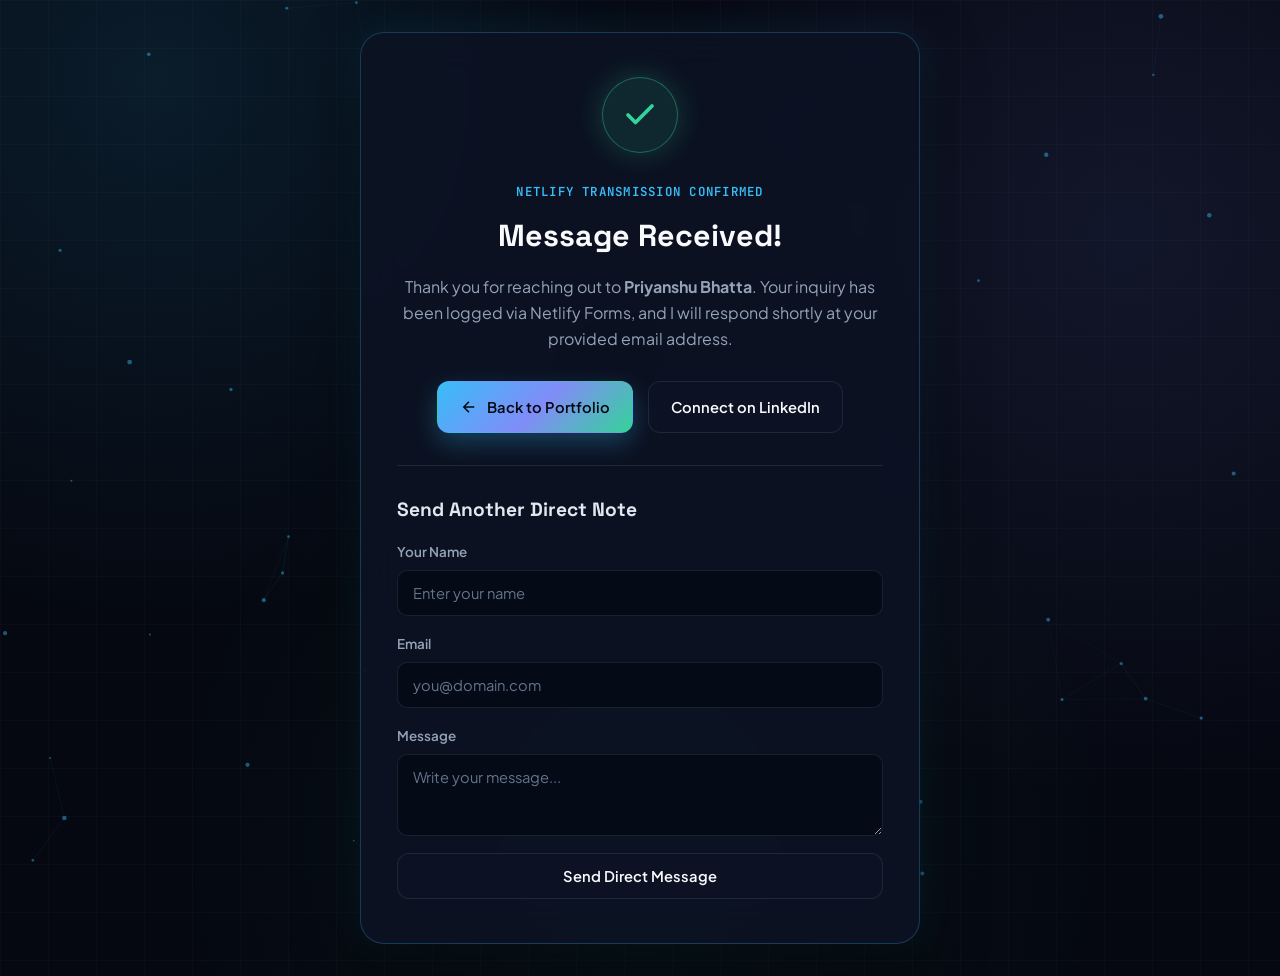
<file: form.html>
<!DOCTYPE html>
<html lang="en" class="dark">
<head>
  <meta charset="UTF-8" />
  <meta name="viewport" content="width=device-width, initial-scale=1.0" />
  <title>Message Status | Priyanshu Bhatta</title>
  <link rel="preconnect" href="https://fonts.googleapis.com" />
  <link rel="preconnect" href="https://fonts.gstatic.com" crossorigin />
  <link href="https://fonts.googleapis.com/css2?family=JetBrains+Mono:wght@400;500&family=Plus+Jakarta+Sans:wght@400;500;600;700&family=Space+Grotesk:wght@600;700&display=swap" rel="stylesheet" />
  <link rel="stylesheet" href="style.css" />
  <style>
    .form-page-wrapper {
      min-height: 100vh;
      display: flex;
      align-items: center;
      justify-content: center;
      padding: 2rem 1.25rem;
      position: relative;
      z-index: 2;
    }

    .status-card {
      max-width: 560px;
      width: 100%;
      background: rgba(13, 19, 36, 0.82);
      backdrop-filter: blur(20px);
      border: 1px solid rgba(56, 189, 248, 0.25);
      border-radius: 24px;
      padding: 2.75rem 2.25rem;
      text-align: center;
      box-shadow: 0 25px 60px rgba(0, 0, 0, 0.55), 0 0 40px rgba(56, 189, 248, 0.12);
      animation: cardPopIn 0.65s cubic-bezier(0.16, 1, 0.3, 1) forwards;
    }

    @keyframes cardPopIn {
      0% { opacity: 0; transform: translateY(28px) scale(0.96); }
      100% { opacity: 1; transform: translateY(0) scale(1); }
    }

    .check-circle {
      width: 76px;
      height: 76px;
      margin: 0 auto 1.5rem;
      border-radius: 50%;
      background: rgba(52, 211, 153, 0.12);
      border: 1px solid rgba(52, 211, 153, 0.4);
      display: flex;
      align-items: center;
      justify-content: center;
      box-shadow: 0 0 30px rgba(52, 211, 153, 0.25);
    }

    .check-circle svg path {
      stroke-dasharray: 48;
      stroke-dashoffset: 48;
      animation: drawCheck 0.7s 0.25s ease forwards;
    }

    @keyframes drawCheck {
      to { stroke-dashoffset: 0; }
    }

    .status-card h1 {
      font-family: 'Space Grotesk', sans-serif;
      font-size: 1.9rem;
      margin-bottom: 0.75rem;
    }

    .status-card p {
      color: #94a3b8;
      line-height: 1.65;
      margin-bottom: 1.75rem;
    }

    .action-row {
      display: flex;
      gap: 0.9rem;
      justify-content: center;
      flex-wrap: wrap;
    }

    .standalone-section {
      margin-top: 2rem;
      padding-top: 1.75rem;
      border-top: 1px solid rgba(148, 163, 184, 0.15);
      text-align: left;
    }

    .standalone-section h2 {
      font-family: 'Space Grotesk', sans-serif;
      font-size: 1.2rem;
      margin-bottom: 1rem;
      color: #e2e8f0;
    }
  </style>
</head>
<body>
  <canvas id="neuralCanvas" aria-hidden="true"></canvas>

  <main class="form-page-wrapper">
    <div class="status-card spotlight-card">
      <div class="check-circle">
        <svg width="36" height="36" viewBox="0 0 24 24" fill="none" stroke="#34d399" stroke-width="2.5" stroke-linecap="round" stroke-linejoin="round">
          <path d="M20 6L9 17l-5-5" />
        </svg>
      </div>

      <span class="section-tag">NETLIFY TRANSMISSION CONFIRMED</span>
      <h1>Message Received!</h1>
      <p>
        Thank you for reaching out to <strong>Priyanshu Bhatta</strong>. Your inquiry has been logged via Netlify Forms, and I will respond shortly at your provided email address.
      </p>

      <div class="action-row">
        <a href="index.html" class="btn btn-primary">
          <svg width="18" height="18" viewBox="0 0 24 24" fill="none" stroke="currentColor" stroke-width="2"><path d="M19 12H5M12 19l-7-7 7-7"/></svg>
          <span>Back to Portfolio</span>
        </a>
        <a href="https://www.linkedin.com/in/priyanshubhatta69" target="_blank" rel="noopener noreferrer" class="btn btn-secondary">
          <span>Connect on LinkedIn</span>
        </a>
      </div>

      <!-- Standalone fallback form if someone visits /form.html directly -->
      <div class="standalone-section" id="directFormBox">
        <h2>Send Another Direct Note</h2>
        <form
          name="contact-direct"
          method="POST"
          action="/form.html"
          data-netlify="true"
          netlify-honeypot="bot-field"
          class="contact-form"
        >
          <input type="hidden" name="form-name" value="contact-direct" />
          <p class="sr-only" aria-hidden="true">
            <label>Don't fill this out: <input name="bot-field" /></label>
          </p>
          <div class="form-group">
            <label for="directName">Your Name</label>
            <input type="text" id="directName" name="name" placeholder="Enter your name" required />
          </div>
          <div class="form-group">
            <label for="directEmail">Email</label>
            <input type="email" id="directEmail" name="email" placeholder="you@domain.com" required />
          </div>
          <div class="form-group">
            <label for="directMsg">Message</label>
            <textarea id="directMsg" name="message" rows="3" placeholder="Write your message..." required></textarea>
          </div>
          <button type="submit" class="btn btn-secondary btn-full">Send Direct Message</button>
        </form>
      </div>
    </div>
  </main>

  <script src="script.js"></script>
</body>
</html>
</file>
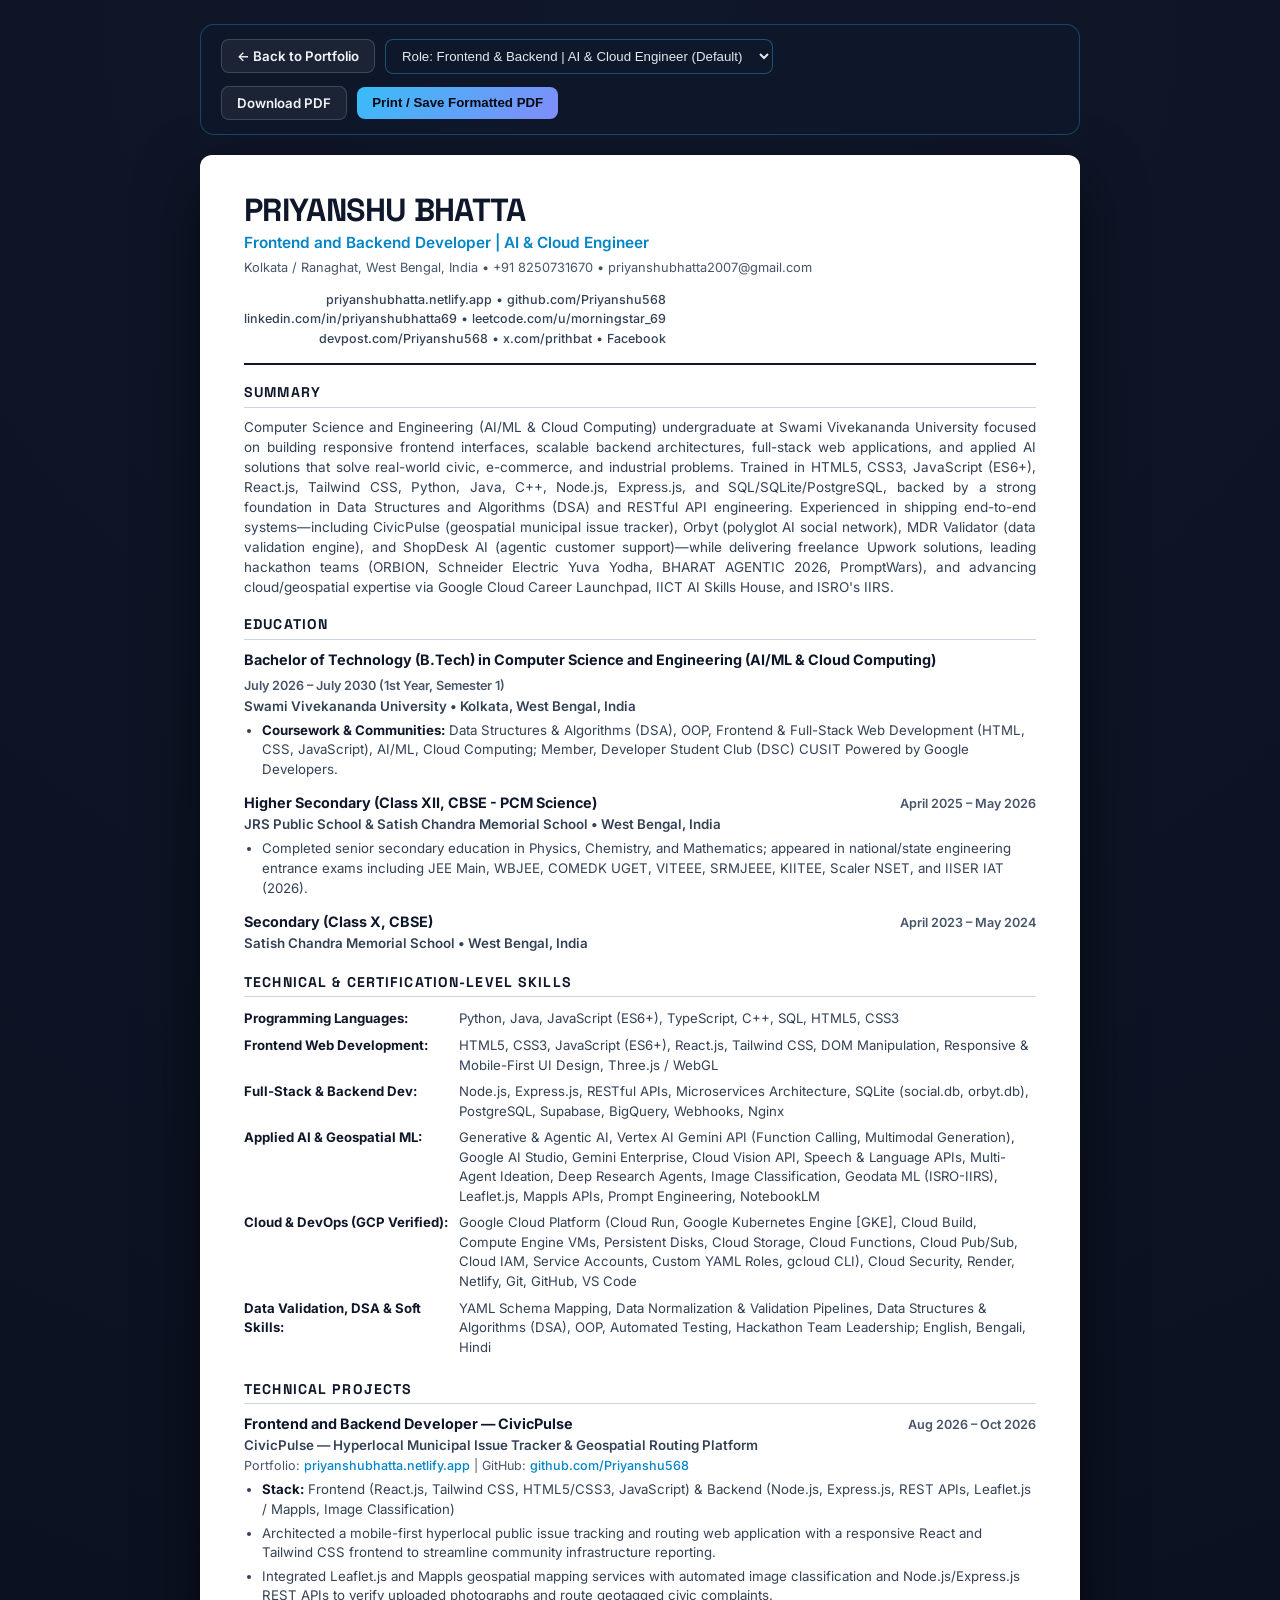
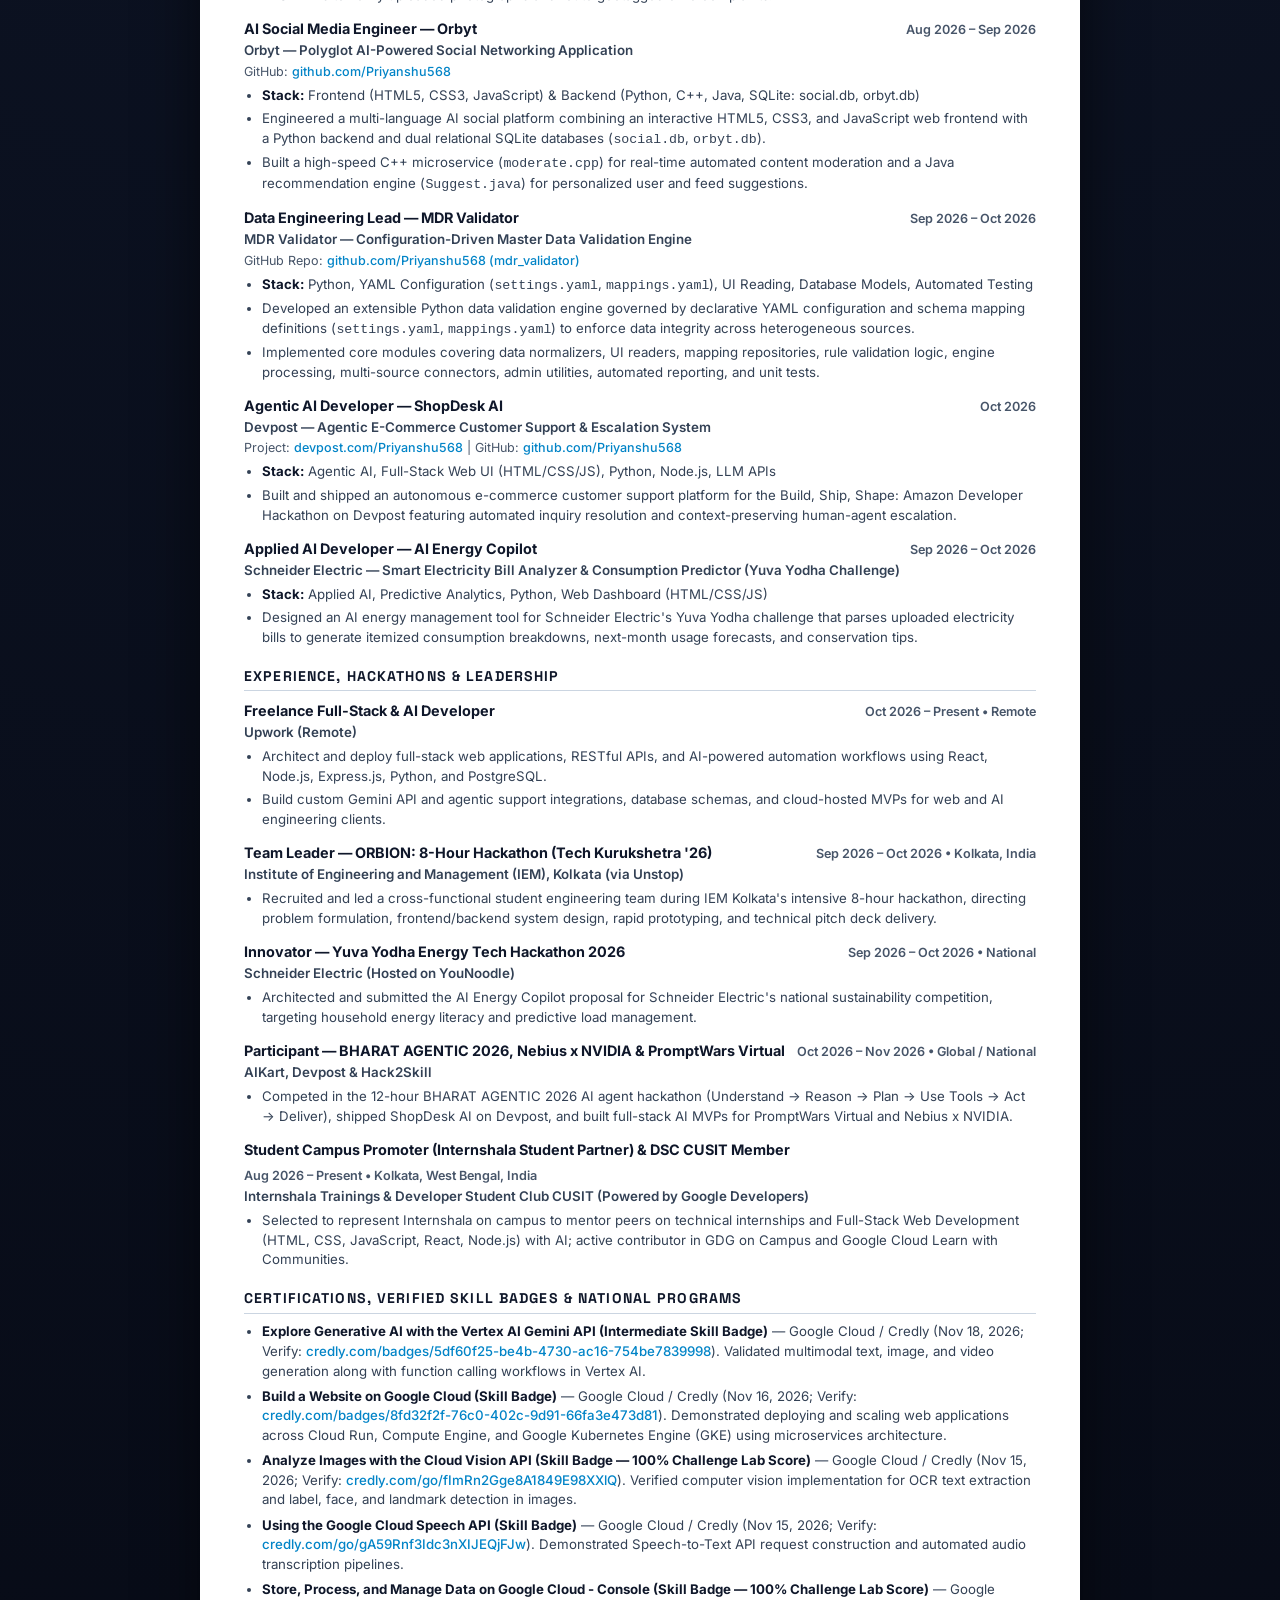
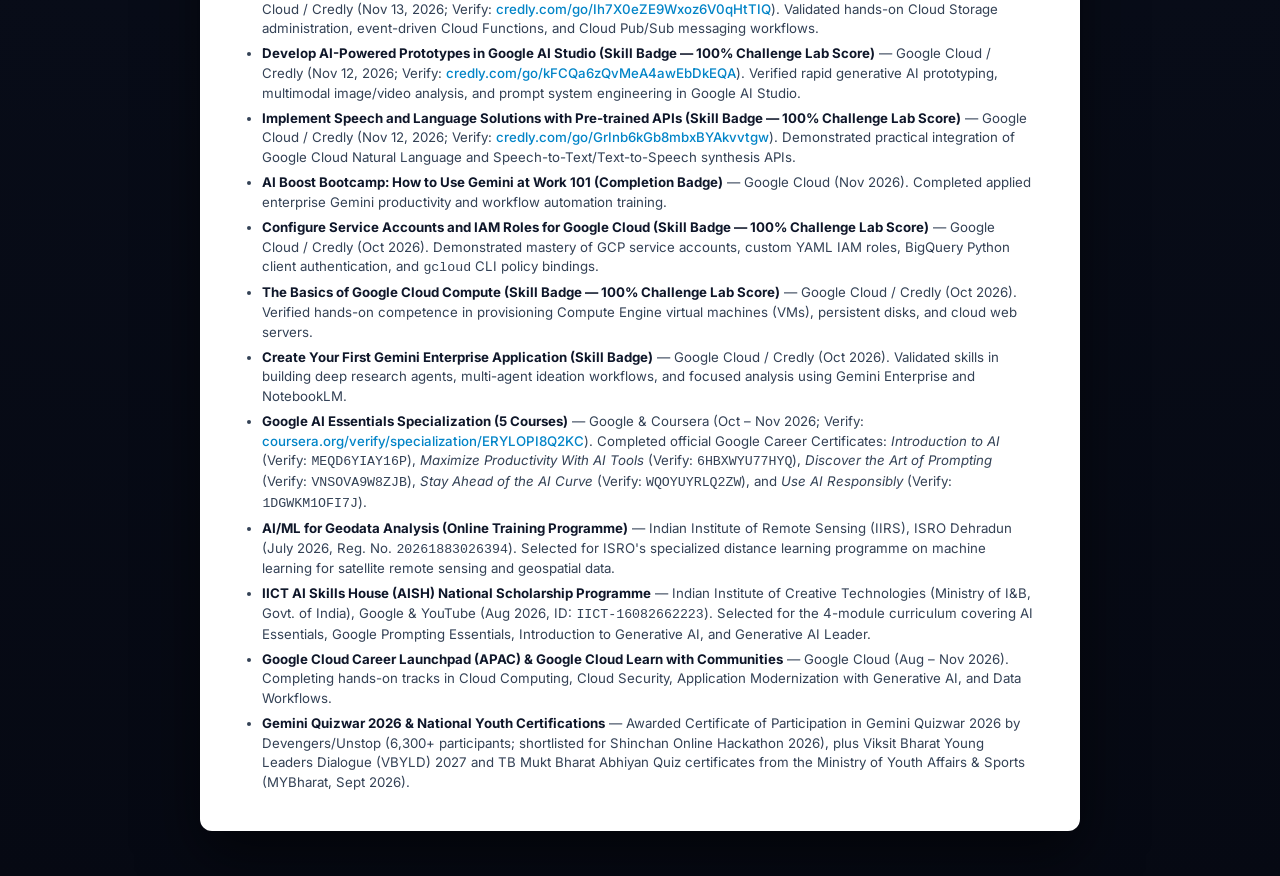
<file: resume.html>
<!DOCTYPE html>
<html lang="en">
<head>
  <meta charset="UTF-8" />
  <meta name="viewport" content="width=device-width, initial-scale=1.0" />
  <title>Priyanshu Bhatta — ATS Resume | Frontend & Backend Developer | AI & Cloud Engineer</title>
  <link rel="preconnect" href="https://fonts.googleapis.com" />
  <link rel="preconnect" href="https://fonts.gstatic.com" crossorigin />
  <link href="https://fonts.googleapis.com/css2?family=Inter:wght@400;500;600;700&family=Space+Grotesk:wght@600;700&display=swap" rel="stylesheet" />
  <style>
    :root {
      --bg-dark: #060913;
      --paper-bg: #ffffff;
      --ink-primary: #0f172a;
      --ink-secondary: #334155;
      --ink-muted: #475569;
      --accent: #0284c7;
      --border-light: #cbd5e1;
    }

    * {
      box-sizing: border-box;
      margin: 0;
      padding: 0;
    }

    body {
      background: radial-gradient(circle at top, #0f172a 0%, var(--bg-dark) 100%);
      font-family: 'Inter', -apple-system, BlinkMacSystemFont, sans-serif;
      color: var(--ink-primary);
      padding: 1.5rem 1rem 3.5rem;
      min-height: 100vh;
    }

    /* Floating Action Toolbar (Hidden in Print) */
    .toolbar {
      max-width: 880px;
      margin: 0 auto 1.25rem;
      padding: 0.85rem 1.25rem;
      background: rgba(15, 23, 42, 0.92);
      -webkit-backdrop-filter: blur(14px);
      backdrop-filter: blur(14px);
      border: 1px solid rgba(56, 189, 248, 0.28);
      border-radius: 14px;
      display: flex;
      align-items: center;
      justify-content: space-between;
      flex-wrap: wrap;
      gap: 0.75rem;
      color: #f8fafc;
    }

    .toolbar-left,
    .toolbar-right {
      display: flex;
      align-items: center;
      gap: 0.6rem;
      flex-wrap: wrap;
    }

    .tool-btn {
      padding: 0.52rem 0.95rem;
      border-radius: 8px;
      font-size: 0.83rem;
      font-weight: 600;
      text-decoration: none;
      cursor: pointer;
      border: 1px solid rgba(148, 163, 184, 0.28);
      background: rgba(255, 255, 255, 0.06);
      color: #f1f5f9;
      transition: 0.2s ease;
      display: inline-flex;
      align-items: center;
      gap: 0.4rem;
    }

    .tool-btn:hover {
      border-color: #38bdf8;
      color: #38bdf8;
    }

    .tool-btn.primary {
      background: linear-gradient(135deg, #38bdf8, #818cf8);
      color: #060913;
      border: none;
    }

    .tool-btn.primary:hover {
      opacity: 0.92;
      color: #060913;
    }

    .focus-select {
      padding: 0.5rem 0.75rem;
      border-radius: 8px;
      background: #0f172a;
      color: #e2e8f0;
      border: 1px solid rgba(56, 189, 248, 0.35);
      font-size: 0.83rem;
      font-weight: 500;
    }

    /* Resume Sheet */
    .resume-sheet {
      max-width: 880px;
      margin: 0 auto;
      background: var(--paper-bg);
      padding: 2.4rem 2.75rem;
      border-radius: 12px;
      box-shadow: 0 25px 60px rgba(0, 0, 0, 0.55);
      line-height: 1.48;
    }

    .resume-header {
      border-bottom: 2px solid var(--ink-primary);
      padding-bottom: 0.95rem;
      margin-bottom: 1.05rem;
      display: flex;
      justify-content: space-between;
      align-items: flex-start;
      flex-wrap: wrap;
      gap: 0.75rem;
    }

    .resume-header h1 {
      font-family: 'Space Grotesk', sans-serif;
      font-size: 2rem;
      letter-spacing: -0.02em;
      color: var(--ink-primary);
      line-height: 1.1;
    }

    .headline {
      font-size: 0.96rem;
      font-weight: 600;
      color: var(--accent);
      margin-top: 0.25rem;
    }

    .sub-location {
      font-size: 0.8rem;
      color: var(--ink-muted);
      margin-top: 0.25rem;
    }

    .contact-block {
      text-align: right;
      font-size: 0.78rem;
      color: var(--ink-secondary);
      line-height: 1.55;
    }

    .contact-block a {
      color: var(--ink-secondary);
      text-decoration: none;
      font-weight: 500;
    }

    .contact-block a:hover {
      color: var(--accent);
      text-decoration: underline;
    }

    .cv-section {
      margin-bottom: 1.12rem;
    }

    .cv-section:last-child {
      margin-bottom: 0;
    }

    .cv-section-title {
      font-family: 'Space Grotesk', sans-serif;
      font-size: 0.88rem;
      font-weight: 700;
      text-transform: uppercase;
      letter-spacing: 0.08em;
      color: var(--ink-primary);
      border-bottom: 1.5px solid var(--border-light);
      padding-bottom: 0.24rem;
      margin-bottom: 0.55rem;
    }

    .summary-text {
      font-size: 0.845rem;
      color: var(--ink-secondary);
      text-align: justify;
    }

    /* Skills Table */
    .skills-table {
      width: 100%;
      border-collapse: collapse;
      font-size: 0.825rem;
    }

    .skills-table td {
      padding: 0.22rem 0;
      vertical-align: top;
    }

    .skills-table td:first-child {
      font-weight: 700;
      color: var(--ink-primary);
      width: 215px;
      padding-right: 0.6rem;
    }

    .skills-table td:last-child {
      color: var(--ink-secondary);
    }

    /* Entries */
    .entry {
      margin-bottom: 0.78rem;
      break-inside: avoid;
    }

    .entry:last-child {
      margin-bottom: 0;
    }

    .entry-header {
      display: flex;
      justify-content: space-between;
      align-items: baseline;
      flex-wrap: wrap;
      gap: 0.4rem;
    }

    .entry-title {
      font-weight: 700;
      font-size: 0.9rem;
      color: var(--ink-primary);
    }

    .entry-subtitle {
      font-size: 0.835rem;
      font-weight: 600;
      color: var(--ink-secondary);
      margin-top: 0.08rem;
    }

    .entry-meta {
      font-size: 0.785rem;
      color: var(--ink-muted);
      margin-top: 0.1rem;
    }

    .entry-meta a {
      color: var(--accent);
      text-decoration: none;
      font-weight: 500;
    }

    .entry-meta a:hover {
      text-decoration: underline;
    }

    .entry-date {
      font-size: 0.79rem;
      font-weight: 600;
      color: var(--ink-muted);
      white-space: nowrap;
    }

    .cv-list {
      margin-top: 0.28rem;
      padding-left: 1.15rem;
      font-size: 0.83rem;
      color: var(--ink-secondary);
    }

    .cv-list li {
      margin-bottom: 0.24rem;
    }

    .cv-list li:last-child {
      margin-bottom: 0;
    }

    .cv-list strong {
      color: var(--ink-primary);
    }

    .cert-list li {
      margin-bottom: 0.34rem;
      break-inside: avoid;
    }

    .cert-list a {
      color: var(--accent);
      text-decoration: none;
      font-weight: 500;
    }

    .cert-list a:hover {
      text-decoration: underline;
    }

    @media (max-width: 680px) {
      .resume-sheet {
        padding: 1.4rem;
      }
      .contact-block {
        text-align: left;
      }
    }

    /* Clean A4 Print Layout */
    @media print {
      @page {
        size: A4;
        margin: 10mm 12mm;
      }
      body {
        background: #ffffff !important;
        padding: 0 !important;
      }
      .toolbar {
        display: none !important;
      }
      .resume-sheet {
        box-shadow: none !important;
        border-radius: 0 !important;
        padding: 0 !important;
        max-width: 100% !important;
      }
    }
  </style>
</head>
<body>
  <!-- Floating Controls (Hidden when printing) -->
  <div class="toolbar">
    <div class="toolbar-left">
      <a href="index.html" class="tool-btn">&larr; Back to Portfolio</a>
      <select id="resumeFocusSelect" class="focus-select" aria-label="Select Resume Headline Focus">
        <option value="default">Role: Frontend &amp; Backend | AI &amp; Cloud Engineer (Default)</option>
        <option value="hybrid">Role: Full-Stack &amp; Freelance Software Engineer</option>
        <option value="aiml">Role: Applied AI, Agentic Systems &amp; GCP Engineer</option>
      </select>
    </div>
    <div class="toolbar-right">
      <a href="Priyanshu_Bhatta_Resume.pdf" download="Priyanshu_Bhatta_Resume.pdf" class="tool-btn">
        Download PDF
      </a>
      <button type="button" class="tool-btn primary" onclick="window.print()">
        Print / Save Formatted PDF
      </button>
    </div>
  </div>

  <!-- Full ATS Resume Document -->
  <article class="resume-sheet">
    <header class="resume-header">
      <div>
        <h1>PRIYANSHU BHATTA</h1>
        <p class="headline" id="cvHeadline">Frontend and Backend Developer | AI &amp; Cloud Engineer</p>
        <p class="sub-location">Kolkata / Ranaghat, West Bengal, India &bull; +91 8250731670 &bull; <a href="mailto:priyanshubhatta2007@gmail.com" style="color: inherit; text-decoration: none;">priyanshubhatta2007@gmail.com</a></p>
      </div>
      <div class="contact-block">
        <div>
          <a href="https://priyanshubhatta.netlify.app" target="_blank" rel="noopener noreferrer">priyanshubhatta.netlify.app</a> &bull;
          <a href="https://github.com/Priyanshu568" target="_blank" rel="noopener noreferrer">github.com/Priyanshu568</a>
        </div>
        <div>
          <a href="https://www.linkedin.com/in/priyanshubhatta69" target="_blank" rel="noopener noreferrer">linkedin.com/in/priyanshubhatta69</a> &bull;
          <a href="https://leetcode.com/u/morningstar_69" target="_blank" rel="noopener noreferrer">leetcode.com/u/morningstar_69</a>
        </div>
        <div>
          <a href="https://devpost.com/Priyanshu568" target="_blank" rel="noopener noreferrer">devpost.com/Priyanshu568</a> &bull;
          <a href="https://x.com/prithbat" target="_blank" rel="noopener noreferrer">x.com/prithbat</a> &bull;
          <a href="https://facebook.com/priyanshu.bhatta.395025" target="_blank" rel="noopener noreferrer">Facebook</a>
        </div>
      </div>
    </header>

    <!-- SUMMARY -->
    <section class="cv-section">
      <h2 class="cv-section-title">Summary</h2>
      <p class="summary-text" id="cvSummary">
        Computer Science and Engineering (AI/ML &amp; Cloud Computing) undergraduate at Swami Vivekananda University focused on building responsive frontend interfaces, scalable backend architectures, full-stack web applications, and applied AI solutions that solve real-world civic, e-commerce, and industrial problems. Trained in HTML5, CSS3, JavaScript (ES6+), React.js, Tailwind CSS, Python, Java, C++, Node.js, Express.js, and SQL/SQLite/PostgreSQL, backed by a strong foundation in Data Structures and Algorithms (DSA) and RESTful API engineering. Experienced in shipping end-to-end systems—including CivicPulse (geospatial municipal issue tracker), Orbyt (polyglot AI social network), MDR Validator (data validation engine), and ShopDesk AI (agentic customer support)—while delivering freelance Upwork solutions, leading hackathon teams (ORBION, Schneider Electric Yuva Yodha, BHARAT AGENTIC 2026, PromptWars), and advancing cloud/geospatial expertise via Google Cloud Career Launchpad, IICT AI Skills House, and ISRO's IIRS.
      </p>
    </section>

    <!-- EDUCATION -->
    <section class="cv-section">
      <h2 class="cv-section-title">Education</h2>

      <div class="entry">
        <div class="entry-header">
          <span class="entry-title">Bachelor of Technology (B.Tech) in Computer Science and Engineering (AI/ML &amp; Cloud Computing)</span>
          <span class="entry-date">July 2026 &ndash; July 2030 (1st Year, Semester 1)</span>
        </div>
        <div class="entry-subtitle">Swami Vivekananda University &bull; Kolkata, West Bengal, India</div>
        <ul class="cv-list">
          <li><strong>Coursework &amp; Communities:</strong> Data Structures &amp; Algorithms (DSA), OOP, Frontend &amp; Full-Stack Web Development (HTML, CSS, JavaScript), AI/ML, Cloud Computing; Member, Developer Student Club (DSC) CUSIT Powered by Google Developers.</li>
        </ul>
      </div>

      <div class="entry">
        <div class="entry-header">
          <span class="entry-title">Higher Secondary (Class XII, CBSE - PCM Science)</span>
          <span class="entry-date">April 2025 &ndash; May 2026</span>
        </div>
        <div class="entry-subtitle">JRS Public School &amp; Satish Chandra Memorial School &bull; West Bengal, India</div>
        <ul class="cv-list">
          <li>Completed senior secondary education in Physics, Chemistry, and Mathematics; appeared in national/state engineering entrance exams including JEE Main, WBJEE, COMEDK UGET, VITEEE, SRMJEEE, KIITEE, Scaler NSET, and IISER IAT (2026).</li>
        </ul>
      </div>

      <div class="entry">
        <div class="entry-header">
          <span class="entry-title">Secondary (Class X, CBSE)</span>
          <span class="entry-date">April 2023 &ndash; May 2024</span>
        </div>
        <div class="entry-subtitle">Satish Chandra Memorial School &bull; West Bengal, India</div>
      </div>
    </section>

    <!-- TECHNICAL & CERTIFICATION-LEVEL SKILLS -->
    <section class="cv-section">
      <h2 class="cv-section-title">Technical &amp; Certification-Level Skills</h2>
      <table class="skills-table">
        <tr>
          <td>Programming Languages:</td>
          <td>Python, Java, JavaScript (ES6+), TypeScript, C++, SQL, HTML5, CSS3</td>
        </tr>
        <tr>
          <td>Frontend Web Development:</td>
          <td>HTML5, CSS3, JavaScript (ES6+), React.js, Tailwind CSS, DOM Manipulation, Responsive &amp; Mobile-First UI Design, Three.js / WebGL</td>
        </tr>
        <tr>
          <td>Full-Stack &amp; Backend Dev:</td>
          <td>Node.js, Express.js, RESTful APIs, Microservices Architecture, SQLite (social.db, orbyt.db), PostgreSQL, Supabase, BigQuery, Webhooks, Nginx</td>
        </tr>
        <tr>
          <td>Applied AI &amp; Geospatial ML:</td>
          <td>Generative &amp; Agentic AI, Vertex AI Gemini API (Function Calling, Multimodal Generation), Google AI Studio, Gemini Enterprise, Cloud Vision API, Speech &amp; Language APIs, Multi-Agent Ideation, Deep Research Agents, Image Classification, Geodata ML (ISRO-IIRS), Leaflet.js, Mappls APIs, Prompt Engineering, NotebookLM</td>
        </tr>
        <tr>
          <td>Cloud &amp; DevOps (GCP Verified):</td>
          <td>Google Cloud Platform (Cloud Run, Google Kubernetes Engine [GKE], Cloud Build, Compute Engine VMs, Persistent Disks, Cloud Storage, Cloud Functions, Cloud Pub/Sub, Cloud IAM, Service Accounts, Custom YAML Roles, gcloud CLI), Cloud Security, Render, Netlify, Git, GitHub, VS Code</td>
        </tr>
        <tr>
          <td>Data Validation, DSA &amp; Soft Skills:</td>
          <td>YAML Schema Mapping, Data Normalization &amp; Validation Pipelines, Data Structures &amp; Algorithms (DSA), OOP, Automated Testing, Hackathon Team Leadership; English, Bengali, Hindi</td>
        </tr>
      </table>
    </section>

    <!-- TECHNICAL PROJECTS -->
    <section class="cv-section">
      <h2 class="cv-section-title">Technical Projects</h2>

      <div class="entry">
        <div class="entry-header">
          <span class="entry-title">Frontend and Backend Developer &mdash; CivicPulse</span>
          <span class="entry-date">Aug 2026 &ndash; Oct 2026</span>
        </div>
        <div class="entry-subtitle">CivicPulse &mdash; Hyperlocal Municipal Issue Tracker &amp; Geospatial Routing Platform</div>
        <div class="entry-meta">
          Portfolio: <a href="https://priyanshubhatta.netlify.app" target="_blank" rel="noopener noreferrer">priyanshubhatta.netlify.app</a> |
          GitHub: <a href="https://github.com/Priyanshu568" target="_blank" rel="noopener noreferrer">github.com/Priyanshu568</a>
        </div>
        <ul class="cv-list">
          <li><strong>Stack:</strong> Frontend (React.js, Tailwind CSS, HTML5/CSS3, JavaScript) &amp; Backend (Node.js, Express.js, REST APIs, Leaflet.js / Mappls, Image Classification)</li>
          <li>Architected a mobile-first hyperlocal public issue tracking and routing web application with a responsive React and Tailwind CSS frontend to streamline community infrastructure reporting.</li>
          <li>Integrated Leaflet.js and Mappls geospatial mapping services with automated image classification and Node.js/Express.js REST APIs to verify uploaded photographs and route geotagged civic complaints.</li>
        </ul>
      </div>

      <div class="entry">
        <div class="entry-header">
          <span class="entry-title">AI Social Media Engineer &mdash; Orbyt</span>
          <span class="entry-date">Aug 2026 &ndash; Sep 2026</span>
        </div>
        <div class="entry-subtitle">Orbyt &mdash; Polyglot AI-Powered Social Networking Application</div>
        <div class="entry-meta">
          GitHub: <a href="https://github.com/Priyanshu568" target="_blank" rel="noopener noreferrer">github.com/Priyanshu568</a>
        </div>
        <ul class="cv-list">
          <li><strong>Stack:</strong> Frontend (HTML5, CSS3, JavaScript) &amp; Backend (Python, C++, Java, SQLite: social.db, orbyt.db)</li>
          <li>Engineered a multi-language AI social platform combining an interactive HTML5, CSS3, and JavaScript web frontend with a Python backend and dual relational SQLite databases (<code>social.db</code>, <code>orbyt.db</code>).</li>
          <li>Built a high-speed C++ microservice (<code>moderate.cpp</code>) for real-time automated content moderation and a Java recommendation engine (<code>Suggest.java</code>) for personalized user and feed suggestions.</li>
        </ul>
      </div>

      <div class="entry">
        <div class="entry-header">
          <span class="entry-title">Data Engineering Lead &mdash; MDR Validator</span>
          <span class="entry-date">Sep 2026 &ndash; Oct 2026</span>
        </div>
        <div class="entry-subtitle">MDR Validator &mdash; Configuration-Driven Master Data Validation Engine</div>
        <div class="entry-meta">
          GitHub Repo: <a href="https://github.com/Priyanshu568" target="_blank" rel="noopener noreferrer">github.com/Priyanshu568 (mdr_validator)</a>
        </div>
        <ul class="cv-list">
          <li><strong>Stack:</strong> Python, YAML Configuration (<code>settings.yaml</code>, <code>mappings.yaml</code>), UI Reading, Database Models, Automated Testing</li>
          <li>Developed an extensible Python data validation engine governed by declarative YAML configuration and schema mapping definitions (<code>settings.yaml</code>, <code>mappings.yaml</code>) to enforce data integrity across heterogeneous sources.</li>
          <li>Implemented core modules covering data normalizers, UI readers, mapping repositories, rule validation logic, engine processing, multi-source connectors, admin utilities, automated reporting, and unit tests.</li>
        </ul>
      </div>

      <div class="entry">
        <div class="entry-header">
          <span class="entry-title">Agentic AI Developer &mdash; ShopDesk AI</span>
          <span class="entry-date">Oct 2026</span>
        </div>
        <div class="entry-subtitle">Devpost &mdash; Agentic E-Commerce Customer Support &amp; Escalation System</div>
        <div class="entry-meta">
          Project: <a href="https://devpost.com/Priyanshu568" target="_blank" rel="noopener noreferrer">devpost.com/Priyanshu568</a> |
          GitHub: <a href="https://github.com/Priyanshu568" target="_blank" rel="noopener noreferrer">github.com/Priyanshu568</a>
        </div>
        <ul class="cv-list">
          <li><strong>Stack:</strong> Agentic AI, Full-Stack Web UI (HTML/CSS/JS), Python, Node.js, LLM APIs</li>
          <li>Built and shipped an autonomous e-commerce customer support platform for the Build, Ship, Shape: Amazon Developer Hackathon on Devpost featuring automated inquiry resolution and context-preserving human-agent escalation.</li>
        </ul>
      </div>

      <div class="entry">
        <div class="entry-header">
          <span class="entry-title">Applied AI Developer &mdash; AI Energy Copilot</span>
          <span class="entry-date">Sep 2026 &ndash; Oct 2026</span>
        </div>
        <div class="entry-subtitle">Schneider Electric &mdash; Smart Electricity Bill Analyzer &amp; Consumption Predictor (Yuva Yodha Challenge)</div>
        <ul class="cv-list">
          <li><strong>Stack:</strong> Applied AI, Predictive Analytics, Python, Web Dashboard (HTML/CSS/JS)</li>
          <li>Designed an AI energy management tool for Schneider Electric's Yuva Yodha challenge that parses uploaded electricity bills to generate itemized consumption breakdowns, next-month usage forecasts, and conservation tips.</li>
        </ul>
      </div>
    </section>

    <!-- EXPERIENCE, HACKATHONS & LEADERSHIP -->
    <section class="cv-section">
      <h2 class="cv-section-title">Experience, Hackathons &amp; Leadership</h2>

      <div class="entry">
        <div class="entry-header">
          <span class="entry-title">Freelance Full-Stack &amp; AI Developer</span>
          <span class="entry-date">Oct 2026 &ndash; Present &bull; Remote</span>
        </div>
        <div class="entry-subtitle">Upwork (Remote)</div>
        <ul class="cv-list">
          <li>Architect and deploy full-stack web applications, RESTful APIs, and AI-powered automation workflows using React, Node.js, Express.js, Python, and PostgreSQL.</li>
          <li>Build custom Gemini API and agentic support integrations, database schemas, and cloud-hosted MVPs for web and AI engineering clients.</li>
        </ul>
      </div>

      <div class="entry">
        <div class="entry-header">
          <span class="entry-title">Team Leader &mdash; ORBION: 8-Hour Hackathon (Tech Kurukshetra '26)</span>
          <span class="entry-date">Sep 2026 &ndash; Oct 2026 &bull; Kolkata, India</span>
        </div>
        <div class="entry-subtitle">Institute of Engineering and Management (IEM), Kolkata (via Unstop)</div>
        <ul class="cv-list">
          <li>Recruited and led a cross-functional student engineering team during IEM Kolkata's intensive 8-hour hackathon, directing problem formulation, frontend/backend system design, rapid prototyping, and technical pitch deck delivery.</li>
        </ul>
      </div>

      <div class="entry">
        <div class="entry-header">
          <span class="entry-title">Innovator &mdash; Yuva Yodha Energy Tech Hackathon 2026</span>
          <span class="entry-date">Sep 2026 &ndash; Oct 2026 &bull; National</span>
        </div>
        <div class="entry-subtitle">Schneider Electric (Hosted on YouNoodle)</div>
        <ul class="cv-list">
          <li>Architected and submitted the AI Energy Copilot proposal for Schneider Electric's national sustainability competition, targeting household energy literacy and predictive load management.</li>
        </ul>
      </div>

      <div class="entry">
        <div class="entry-header">
          <span class="entry-title">Participant &mdash; BHARAT AGENTIC 2026, Nebius x NVIDIA &amp; PromptWars Virtual</span>
          <span class="entry-date">Oct 2026 &ndash; Nov 2026 &bull; Global / National</span>
        </div>
        <div class="entry-subtitle">AIKart, Devpost &amp; Hack2Skill</div>
        <ul class="cv-list">
          <li>Competed in the 12-hour BHARAT AGENTIC 2026 AI agent hackathon (Understand &rarr; Reason &rarr; Plan &rarr; Use Tools &rarr; Act &rarr; Deliver), shipped ShopDesk AI on Devpost, and built full-stack AI MVPs for PromptWars Virtual and Nebius x NVIDIA.</li>
        </ul>
      </div>

      <div class="entry">
        <div class="entry-header">
          <span class="entry-title">Student Campus Promoter (Internshala Student Partner) &amp; DSC CUSIT Member</span>
          <span class="entry-date">Aug 2026 &ndash; Present &bull; Kolkata, West Bengal, India</span>
        </div>
        <div class="entry-subtitle">Internshala Trainings &amp; Developer Student Club CUSIT (Powered by Google Developers)</div>
        <ul class="cv-list">
          <li>Selected to represent Internshala on campus to mentor peers on technical internships and Full-Stack Web Development (HTML, CSS, JavaScript, React, Node.js) with AI; active contributor in GDG on Campus and Google Cloud Learn with Communities.</li>
        </ul>
      </div>
    </section>

    <!-- CERTIFICATIONS, VERIFIED SKILL BADGES & NATIONAL PROGRAMS -->
    <section class="cv-section">
      <h2 class="cv-section-title">Certifications, Verified Skill Badges &amp; National Programs</h2>
      <ul class="cv-list cert-list">
        <li><strong>Explore Generative AI with the Vertex AI Gemini API (Intermediate Skill Badge)</strong> &mdash; Google Cloud / Credly (Nov 18, 2026; Verify: <a href="https://www.credly.com/badges/5df60f25-be4b-4730-ac16-754be7839998/public_url" target="_blank" rel="noopener noreferrer">credly.com/badges/5df60f25-be4b-4730-ac16-754be7839998</a>). Validated multimodal text, image, and video generation along with function calling workflows in Vertex AI.</li>
        <li><strong>Build a Website on Google Cloud (Skill Badge)</strong> &mdash; Google Cloud / Credly (Nov 16, 2026; Verify: <a href="https://www.credly.com/badges/8fd32f2f-76c0-402c-9d91-66fa3e473d81/public_url" target="_blank" rel="noopener noreferrer">credly.com/badges/8fd32f2f-76c0-402c-9d91-66fa3e473d81</a>). Demonstrated deploying and scaling web applications across Cloud Run, Compute Engine, and Google Kubernetes Engine (GKE) using microservices architecture.</li>
        <li><strong>Analyze Images with the Cloud Vision API (Skill Badge &mdash; 100% Challenge Lab Score)</strong> &mdash; Google Cloud / Credly (Nov 15, 2026; Verify: <a href="https://www.credly.com/go/fImRn2Gge8A1849E98XXlQ" target="_blank" rel="noopener noreferrer">credly.com/go/fImRn2Gge8A1849E98XXlQ</a>). Verified computer vision implementation for OCR text extraction and label, face, and landmark detection in images.</li>
        <li><strong>Using the Google Cloud Speech API (Skill Badge)</strong> &mdash; Google Cloud / Credly (Nov 15, 2026; Verify: <a href="https://www.credly.com/go/gA59Rnf3Idc3nXIJEQjFJw" target="_blank" rel="noopener noreferrer">credly.com/go/gA59Rnf3Idc3nXIJEQjFJw</a>). Demonstrated Speech-to-Text API request construction and automated audio transcription pipelines.</li>
        <li><strong>Store, Process, and Manage Data on Google Cloud - Console (Skill Badge &mdash; 100% Challenge Lab Score)</strong> &mdash; Google Cloud / Credly (Nov 13, 2026; Verify: <a href="https://www.credly.com/go/Ih7X0eZE9Wxoz6V0qHtTIQ" target="_blank" rel="noopener noreferrer">credly.com/go/Ih7X0eZE9Wxoz6V0qHtTIQ</a>). Validated hands-on Cloud Storage administration, event-driven Cloud Functions, and Cloud Pub/Sub messaging workflows.</li>
        <li><strong>Develop AI-Powered Prototypes in Google AI Studio (Skill Badge &mdash; 100% Challenge Lab Score)</strong> &mdash; Google Cloud / Credly (Nov 12, 2026; Verify: <a href="https://www.credly.com/go/kFCQa6zQvMeA4awEbDkEQA" target="_blank" rel="noopener noreferrer">credly.com/go/kFCQa6zQvMeA4awEbDkEQA</a>). Verified rapid generative AI prototyping, multimodal image/video analysis, and prompt system engineering in Google AI Studio.</li>
        <li><strong>Implement Speech and Language Solutions with Pre-trained APIs (Skill Badge &mdash; 100% Challenge Lab Score)</strong> &mdash; Google Cloud / Credly (Nov 12, 2026; Verify: <a href="https://www.credly.com/go/GrInb6kGb8mbxBYAkvvtgw" target="_blank" rel="noopener noreferrer">credly.com/go/GrInb6kGb8mbxBYAkvvtgw</a>). Demonstrated practical integration of Google Cloud Natural Language and Speech-to-Text/Text-to-Speech synthesis APIs.</li>
        <li><strong>AI Boost Bootcamp: How to Use Gemini at Work 101 (Completion Badge)</strong> &mdash; Google Cloud (Nov 2026). Completed applied enterprise Gemini productivity and workflow automation training.</li>
        <li><strong>Configure Service Accounts and IAM Roles for Google Cloud (Skill Badge &mdash; 100% Challenge Lab Score)</strong> &mdash; Google Cloud / Credly (Oct 2026). Demonstrated mastery of GCP service accounts, custom YAML IAM roles, BigQuery Python client authentication, and <code>gcloud</code> CLI policy bindings.</li>
        <li><strong>The Basics of Google Cloud Compute (Skill Badge &mdash; 100% Challenge Lab Score)</strong> &mdash; Google Cloud / Credly (Oct 2026). Verified hands-on competence in provisioning Compute Engine virtual machines (VMs), persistent disks, and cloud web servers.</li>
        <li><strong>Create Your First Gemini Enterprise Application (Skill Badge)</strong> &mdash; Google Cloud / Credly (Oct 2026). Validated skills in building deep research agents, multi-agent ideation workflows, and focused analysis using Gemini Enterprise and NotebookLM.</li>
        <li><strong>Google AI Essentials Specialization (5 Courses)</strong> &mdash; Google &amp; Coursera (Oct &ndash; Nov 2026; Verify: <a href="https://coursera.org/verify/specialization/ERYLOPI8Q2KC" target="_blank" rel="noopener noreferrer">coursera.org/verify/specialization/ERYLOPI8Q2KC</a>). Completed official Google Career Certificates: <em>Introduction to AI</em> (Verify: <code>MEQD6YIAY16P</code>), <em>Maximize Productivity With AI Tools</em> (Verify: <code>6HBXWYU77HYQ</code>), <em>Discover the Art of Prompting</em> (Verify: <code>VNSOVA9W8ZJB</code>), <em>Stay Ahead of the AI Curve</em> (Verify: <code>WQOYUYRLQ2ZW</code>), and <em>Use AI Responsibly</em> (Verify: <code>1DGWKM1OFI7J</code>).</li>
        <li><strong>AI/ML for Geodata Analysis (Online Training Programme)</strong> &mdash; Indian Institute of Remote Sensing (IIRS), ISRO Dehradun (July 2026, Reg. No. <code>20261883026394</code>). Selected for ISRO's specialized distance learning programme on machine learning for satellite remote sensing and geospatial data.</li>
        <li><strong>IICT AI Skills House (AISH) National Scholarship Programme</strong> &mdash; Indian Institute of Creative Technologies (Ministry of I&amp;B, Govt. of India), Google &amp; YouTube (Aug 2026, ID: <code>IICT-16082662223</code>). Selected for the 4-module curriculum covering AI Essentials, Google Prompting Essentials, Introduction to Generative AI, and Generative AI Leader.</li>
        <li><strong>Google Cloud Career Launchpad (APAC) &amp; Google Cloud Learn with Communities</strong> &mdash; Google Cloud (Aug &ndash; Nov 2026). Completing hands-on tracks in Cloud Computing, Cloud Security, Application Modernization with Generative AI, and Data Workflows.</li>
        <li><strong>Gemini Quizwar 2026 &amp; National Youth Certifications</strong> &mdash; Awarded Certificate of Participation in Gemini Quizwar 2026 by Devengers/Unstop (6,300+ participants; shortlisted for Shinchan Online Hackathon 2026), plus Viksit Bharat Young Leaders Dialogue (VBYLD) 2027 and TB Mukt Bharat Abhiyan Quiz certificates from the Ministry of Youth Affairs &amp; Sports (MYBharat, Sept 2026).</li>
      </ul>
    </section>
  </article>

  <script>
    const focusProfiles = {
      default: {
        headline: 'Frontend and Backend Developer | AI & Cloud Engineer',
        summary:
          "Computer Science and Engineering (AI/ML & Cloud Computing) undergraduate at Swami Vivekananda University focused on building responsive frontend interfaces, scalable backend architectures, full-stack web applications, and applied AI solutions that solve real-world civic, e-commerce, and industrial problems. Trained in HTML5, CSS3, JavaScript (ES6+), React.js, Tailwind CSS, Python, Java, C++, Node.js, Express.js, and SQL/SQLite/PostgreSQL, backed by a strong foundation in Data Structures and Algorithms (DSA) and RESTful API engineering. Experienced in shipping end-to-end systems—including CivicPulse (geospatial municipal issue tracker), Orbyt (polyglot AI social network), MDR Validator (data validation engine), and ShopDesk AI (agentic customer support)—while delivering freelance Upwork solutions, leading hackathon teams (ORBION, Schneider Electric Yuva Yodha, BHARAT AGENTIC 2026, PromptWars), and advancing cloud/geospatial expertise via Google Cloud Career Launchpad, IICT AI Skills House, and ISRO's IIRS."
      },
      hybrid: {
        headline: 'Full-Stack & Freelance Software Engineer | React • Node.js • Python • PostgreSQL',
        summary:
          'Freelance Full-Stack & AI Developer on Upwork and B.Tech CSE (AI/ML & Cloud Computing) undergraduate at Swami Vivekananda University. Experienced in architecting responsive frontend interfaces (React.js, Tailwind CSS, TypeScript, Three.js/WebGL), RESTful APIs (Node.js, Express.js, Python), and relational databases (PostgreSQL, SQLite, Supabase) across civic, social, and enterprise systems.'
      },
      aiml: {
        headline: 'Applied AI, Agentic Systems & Google Cloud Engineer',
        summary:
          'Computer Science (AI/ML & Cloud Computing) undergraduate specializing in agentic AI workflows, Google AI Studio prototyping, Cloud Vision & Speech APIs, geospatial ML (ISRO-IIRS), and GCP cloud infrastructure (Compute Engine, Cloud Storage, Cloud Functions, Cloud Pub/Sub, IAM). Holder of the 5-course Google AI Essentials Specialization and 11 Google Cloud Skill Badges including Vertex AI Gemini API, Cloud Run/GKE, Vision, Speech, and IAM.'
      }
    };

    const selectEl = document.getElementById('resumeFocusSelect');
    const headlineEl = document.getElementById('cvHeadline');
    const summaryEl = document.getElementById('cvSummary');

    function applyFocus(mode) {
      const profile = focusProfiles[mode] || focusProfiles.default;
      headlineEl.textContent = profile.headline;
      summaryEl.textContent = profile.summary;
    }

    selectEl.addEventListener('change', (e) => applyFocus(e.target.value));

    const params = new URLSearchParams(window.location.search);
    const initialMode = params.get('mode');
    if (initialMode && focusProfiles[initialMode]) {
      selectEl.value = initialMode;
      applyFocus(initialMode);
    }
    if (params.get('autoprint') === '1') {
      window.addEventListener('load', () => setTimeout(() => window.print(), 350));
    }
  </script>
</body>
</html>
</file>
<file: style.css>
/* ==========================================================================
   PRIYANSHU.DEV — COMPLETE MOBILE-SAFE PORTFOLIO STYLESHEET
   Obsidian Glassmorphism • Animated Credential Borders • Zero Mobile Overflow
   ========================================================================== */

:root {
  /* Core Surfaces */
  --bg-primary: #050811;
  --bg-secondary: #090e1d;
  --bg-surface: rgba(13, 20, 38, 0.72);
  --bg-surface-elevated: rgba(18, 28, 52, 0.86);
  --bg-input: rgba(6, 10, 22, 0.82);

  /* Borders */
  --border-subtle: rgba(148, 163, 184, 0.14);
  --border-strong: rgba(148, 163, 184, 0.26);
  --border-glow: rgba(56, 189, 248, 0.45);

  /* Typography Colors */
  --text-primary: #f8fafc;
  --text-secondary: #94a3b8;
  --text-muted: #64748b;

  /* Brand & Brand-Badge Accents */
  --accent-cyan: #38bdf8;
  --accent-indigo: #818cf8;
  --accent-emerald: #34d399;
  --gcp-blue: #4285f4;
  --gcp-green: #34a853;
  --gcp-yellow: #fbbc05;
  --gcp-red: #ea4335;
  --coursera-blue: #0056d2;

  /* Gradients & Shadows */
  --gradient-main: linear-gradient(135deg, #38bdf8 0%, #818cf8 52%, #34d399 100%);
  --shadow-card: 0 20px 50px rgba(0, 0, 0, 0.45);
  --shadow-glow: 0 12px 32px rgba(56, 189, 248, 0.22);

  /* Fonts & Geometry */
  --font-display: 'Space Grotesk', -apple-system, BlinkMacSystemFont, sans-serif;
  --font-body: 'Plus Jakarta Sans', -apple-system, BlinkMacSystemFont, sans-serif;
  --font-mono: 'JetBrains Mono', monospace;
  --radius-xl: 24px;
  --radius-lg: 18px;
  --radius-md: 12px;
  --radius-sm: 8px;
  --transition: 0.32s cubic-bezier(0.16, 1, 0.3, 1);
}

/* ==========================================================================
   1. RESET, BASE & STRICT MOBILE OVERFLOW LOCK
   ========================================================================== */
*,
*::before,
*::after {
  box-sizing: border-box;
  margin: 0;
  padding: 0;
}

html {
  scroll-behavior: smooth;
  background-color: var(--bg-primary);
  color: var(--text-primary);
  font-family: var(--font-body);
  font-size: 16px;
  width: 100%;
  max-width: 100%;
  overflow-x: hidden;
  overflow-x: clip;
  -webkit-text-size-adjust: 100%;
}

body {
  width: 100%;
  max-width: 100%;
  min-height: 100vh;
  overflow-x: hidden;
  overflow-x: clip;
  position: relative;
  line-height: 1.65;
  background-color: var(--bg-primary);
  background-image:
    radial-gradient(circle at 12% 8%, rgba(56, 189, 248, 0.11), transparent 38%),
    radial-gradient(circle at 88% 24%, rgba(129, 140, 248, 0.11), transparent 42%),
    radial-gradient(circle at 50% 85%, rgba(52, 211, 153, 0.06), transparent 45%),
    linear-gradient(rgba(148, 163, 184, 0.03) 1px, transparent 1px),
    linear-gradient(90deg, rgba(148, 163, 184, 0.03) 1px, transparent 1px);
  background-size: 100% 100%, 100% 100%, 100% 100%, 48px 48px, 48px 48px;
}

main,
header,
footer,
section {
  width: 100%;
  max-width: 100%;
}

/* Prevent any grid or flex child from forcing horizontal expansion */
.hero-grid > *,
.bento-grid > *,
.skills-grid > *,
.projects-grid > *,
.certs-grid > *,
.resume-mini-grid > *,
.contact-wrapper > * {
  min-width: 0;
  max-width: 100%;
}

::selection {
  background: rgba(56, 189, 248, 0.3);
  color: #ffffff;
}

::-webkit-scrollbar {
  width: 9px;
}

::-webkit-scrollbar-track {
  background: var(--bg-primary);
}

::-webkit-scrollbar-thumb {
  background: rgba(148, 163, 184, 0.22);
  border-radius: 999px;
  border: 2px solid var(--bg-primary);
}

::-webkit-scrollbar-thumb:hover {
  background: rgba(56, 189, 248, 0.5);
}

.sr-only {
  position: absolute;
  width: 1px;
  height: 1px;
  overflow: hidden;
  clip: rect(0, 0, 0, 0);
  white-space: nowrap;
}

/* ==========================================================================
   2. SCROLL PROGRESS BAR & NEURAL PARTICLE CANVAS
   ========================================================================== */
.scroll-progress {
  position: fixed;
  top: 0;
  left: 0;
  height: 3px;
  width: 0%;
  background: var(--gradient-main);
  box-shadow: 0 0 12px rgba(56, 189, 248, 0.7);
  z-index: 1000;
  transition: width 0.08s linear;
}

#neuralCanvas {
  position: fixed;
  inset: 0;
  width: 100%;
  height: 100%;
  z-index: 0;
  pointer-events: none;
}

/* ==========================================================================
   3. LAYOUT CONTAINERS & SECTION HEADERS
   ========================================================================== */
.container {
  width: 100%;
  max-width: 1180px;
  margin: 0 auto;
  padding: 0 1.5rem;
  position: relative;
  z-index: 2;
}

.section {
  padding: 6.5rem 0;
  position: relative;
  scroll-margin-top: 76px;
}

.section-header {
  margin-bottom: 2.75rem;
}

.section-tag {
  display: inline-flex;
  align-items: center;
  gap: 0.45rem;
  font-family: var(--font-mono);
  font-size: 0.78rem;
  font-weight: 600;
  text-transform: uppercase;
  letter-spacing: 0.1em;
  color: var(--accent-cyan);
  margin-bottom: 0.55rem;
}

.section-title {
  font-family: var(--font-display);
  font-size: clamp(1.75rem, 3.4vw, 2.6rem);
  font-weight: 700;
  letter-spacing: -0.02em;
  line-height: 1.18;
  color: var(--text-primary);
  overflow-wrap: break-word;
}

/* ==========================================================================
   4. NAVIGATION BAR
   ========================================================================== */
.navbar {
  position: fixed;
  top: 0;
  left: 0;
  width: 100%;
  z-index: 100;
  padding: 1.15rem 0;
  transition: var(--transition);
}

.navbar.scrolled {
  background: rgba(5, 8, 17, 0.88);
  -webkit-backdrop-filter: blur(18px);
  backdrop-filter: blur(18px);
  border-bottom: 1px solid var(--border-subtle);
  padding: 0.8rem 0;
  box-shadow: 0 10px 30px rgba(0, 0, 0, 0.35);
}

.nav-container {
  width: 100%;
  max-width: 1180px;
  margin: 0 auto;
  padding: 0 1.5rem;
  display: flex;
  align-items: center;
  justify-content: space-between;
}

.brand {
  display: inline-flex;
  align-items: center;
  gap: 0.65rem;
  font-family: var(--font-display);
  font-weight: 700;
  font-size: 1.32rem;
  letter-spacing: -0.02em;
  color: var(--text-primary);
  text-decoration: none;
  flex-shrink: 0;
}

.brand-dot {
  width: 10px;
  height: 10px;
  border-radius: 50%;
  background: var(--accent-cyan);
  box-shadow: 0 0 14px var(--accent-cyan);
  animation: brandPulse 2.6s ease-in-out infinite;
}

@keyframes brandPulse {
  0%, 100% { transform: scale(1); opacity: 1; }
  50% { transform: scale(1.25); opacity: 0.75; }
}

.brand .accent {
  color: var(--accent-cyan);
}

.nav-links {
  display: flex;
  align-items: center;
  gap: 1.85rem;
}

.nav-link {
  color: var(--text-secondary);
  text-decoration: none;
  font-size: 0.92rem;
  font-weight: 500;
  padding: 0.25rem 0;
  transition: color 0.2s ease;
  position: relative;
}

.nav-link:hover,
.nav-link.active {
  color: var(--text-primary);
}

.nav-link::after {
  content: '';
  position: absolute;
  bottom: -4px;
  left: 0;
  width: 0%;
  height: 2px;
  background: var(--gradient-main);
  border-radius: 2px;
  transition: width 0.28s ease;
}

.nav-link:hover::after,
.nav-link.active::after {
  width: 100%;
}

.nav-btn {
  padding: 0.55rem 1.2rem;
  border-radius: 999px;
  background: rgba(56, 189, 248, 0.12);
  border: 1px solid rgba(56, 189, 248, 0.36);
  color: var(--accent-cyan);
  text-decoration: none;
  font-size: 0.9rem;
  font-weight: 600;
  transition: var(--transition);
}

.nav-btn:hover {
  background: var(--accent-cyan);
  color: #050811;
  box-shadow: 0 0 22px rgba(56, 189, 248, 0.4);
  transform: translateY(-1px);
}

.menu-toggle {
  display: none;
  background: none;
  border: none;
  cursor: pointer;
  flex-direction: column;
  gap: 5px;
  padding: 6px;
  z-index: 102;
}

.menu-toggle span {
  width: 24px;
  height: 2px;
  background: var(--text-primary);
  border-radius: 2px;
  transition: 0.3s ease;
}

/* ==========================================================================
   5. HERO SECTION & ANIMATED TERMINAL
   ========================================================================== */
.hero {
  min-height: 100vh;
  display: flex;
  align-items: center;
  padding-top: 7.5rem;
}

.hero-grid {
  display: grid;
  grid-template-columns: minmax(0, 1.15fr) minmax(0, 0.85fr);
  gap: 3rem;
  align-items: center;
}

.status-pill {
  display: inline-flex;
  align-items: center;
  gap: 0.6rem;
  padding: 0.42rem 0.95rem;
  border-radius: 999px;
  background: rgba(52, 211, 153, 0.1);
  border: 1px solid rgba(52, 211, 153, 0.32);
  color: var(--accent-emerald);
  font-size: 0.8rem;
  font-weight: 600;
  margin-bottom: 1.4rem;
  max-width: 100%;
  flex-wrap: wrap;
}

.pulse-ring {
  width: 8px;
  height: 8px;
  border-radius: 50%;
  background: var(--accent-emerald);
  flex-shrink: 0;
  animation: pulseDot 2s infinite;
}

@keyframes pulseDot {
  0% { box-shadow: 0 0 0 0 rgba(52, 211, 153, 0.75); }
  70% { box-shadow: 0 0 0 9px rgba(52, 211, 153, 0); }
  100% { box-shadow: 0 0 0 0 rgba(52, 211, 153, 0); }
}

.hero-title {
  font-family: var(--font-display);
  font-size: clamp(2.15rem, 5vw, 3.85rem);
  line-height: 1.12;
  font-weight: 700;
  letter-spacing: -0.025em;
  margin-bottom: 1rem;
  overflow-wrap: break-word;
}

.gradient-text {
  background: var(--gradient-main);
  background-size: 200% auto;
  -webkit-background-clip: text;
  background-clip: text;
  -webkit-text-fill-color: transparent;
  animation: textGradientShift 6s ease infinite;
}

@keyframes textGradientShift {
  0%, 100% { background-position: 0% 50%; }
  50% { background-position: 100% 50%; }
}

.typewriter-wrapper {
  font-family: var(--font-mono);
  font-size: clamp(0.92rem, 2.5vw, 1.12rem);
  color: var(--accent-cyan);
  margin-bottom: 1.35rem;
  min-height: 1.85rem;
  overflow-wrap: break-word;
}

.mono-prefix {
  color: var(--accent-emerald);
  margin-right: 0.4rem;
  font-weight: 600;
}

.cursor-blink {
  animation: blink 0.9s infinite;
}

@keyframes blink {
  0%, 49% { opacity: 1; }
  50%, 100% { opacity: 0; }
}

.hero-description {
  color: var(--text-secondary);
  font-size: 1rem;
  max-width: 580px;
  margin-bottom: 2rem;
  overflow-wrap: break-word;
}

.hero-description strong {
  color: var(--text-primary);
  font-weight: 600;
}

.hero-actions {
  display: flex;
  align-items: center;
  flex-wrap: wrap;
  gap: 0.8rem;
  margin-bottom: 2.25rem;
}

/* Shared Buttons */
.btn {
  display: inline-flex;
  align-items: center;
  justify-content: center;
  gap: 0.55rem;
  padding: 0.8rem 1.4rem;
  border-radius: var(--radius-md);
  font-family: var(--font-body);
  font-weight: 600;
  font-size: 0.92rem;
  text-decoration: none;
  cursor: pointer;
  border: 1px solid transparent;
  transition: var(--transition);
  max-width: 100%;
}

.btn-primary {
  background: var(--gradient-main);
  color: #050811;
  box-shadow: 0 10px 26px rgba(56, 189, 248, 0.28);
}

.btn-primary:hover {
  transform: translateY(-2px);
  box-shadow: 0 14px 34px rgba(56, 189, 248, 0.45);
}

.btn-secondary {
  background: var(--bg-surface);
  color: var(--text-primary);
  border-color: var(--border-subtle);
  -webkit-backdrop-filter: blur(12px);
  backdrop-filter: blur(12px);
}

.btn-secondary:hover {
  border-color: var(--accent-cyan);
  color: var(--accent-cyan);
  transform: translateY(-2px);
  box-shadow: 0 10px 24px rgba(56, 189, 248, 0.16);
}

.btn-full {
  width: 100%;
}

.icon-link {
  width: 44px;
  height: 44px;
  border-radius: var(--radius-md);
  background: var(--bg-surface);
  border: 1px solid var(--border-subtle);
  color: var(--text-secondary);
  display: inline-flex;
  align-items: center;
  justify-content: center;
  text-decoration: none;
  transition: var(--transition);
  flex-shrink: 0;
}

.icon-link:hover {
  color: var(--accent-cyan);
  border-color: var(--accent-cyan);
  transform: translateY(-2px);
  box-shadow: 0 8px 20px rgba(56, 189, 248, 0.2);
}

.hero-metrics {
  display: flex;
  align-items: center;
  flex-wrap: wrap;
  gap: 1.25rem;
  padding-top: 1.5rem;
  border-top: 1px solid var(--border-subtle);
}

.metric-value {
  display: block;
  font-family: var(--font-display);
  font-size: 1.55rem;
  font-weight: 700;
  color: var(--text-primary);
}

.metric-label {
  font-size: 0.8rem;
  color: var(--text-secondary);
}

.metric-divider {
  width: 1px;
  height: 34px;
  background: var(--border-subtle);
}

/* Terminal Card */
.terminal-card {
  width: 100%;
  max-width: 100%;
  background: rgba(9, 14, 29, 0.92);
  border: 1px solid var(--border-subtle);
  border-radius: var(--radius-lg);
  overflow: hidden;
  box-shadow: var(--shadow-card);
  animation: floatCard 6s ease-in-out infinite;
}

@keyframes floatCard {
  0%, 100% { transform: translateY(0px); }
  50% { transform: translateY(-10px); }
}

.terminal-header {
  display: flex;
  align-items: center;
  justify-content: space-between;
  gap: 0.5rem;
  padding: 0.85rem 1.1rem;
  background: rgba(255, 255, 255, 0.03);
  border-bottom: 1px solid var(--border-subtle);
}

.terminal-dots {
  display: flex;
  gap: 7px;
  flex-shrink: 0;
}

.dot {
  width: 11px;
  height: 11px;
  border-radius: 50%;
}

.dot.red { background: #ef4444; }
.dot.yellow { background: #f59e0b; }
.dot.green { background: #10b981; }

.terminal-title {
  font-family: var(--font-mono);
  font-size: 0.75rem;
  color: var(--text-muted);
  overflow: hidden;
  text-overflow: ellipsis;
  white-space: nowrap;
}

.terminal-body {
  padding: 1.25rem;
  font-family: var(--font-mono);
  font-size: 0.81rem;
  line-height: 1.65;
  overflow-x: auto;
  max-width: 100%;
}

.terminal-body pre {
  margin: 0;
  white-space: pre-wrap;
  word-break: break-word;
  overflow-wrap: anywhere;
}

.code-comment { color: #64748b; }
.code-keyword { color: #c084fc; }
.code-var { color: #38bdf8; }
.code-prop { color: #93c5fd; }
.code-str { color: #34d399; }

/* ==========================================================================
   6. GLASS SPOTLIGHT CARDS
   ========================================================================== */
.spotlight-card {
  position: relative;
  background: var(--bg-surface);
  -webkit-backdrop-filter: blur(16px);
  backdrop-filter: blur(16px);
  border: 1px solid var(--border-subtle);
  border-radius: var(--radius-lg);
  transition: transform 0.32s ease, border-color 0.32s ease, box-shadow 0.32s ease;
  overflow: hidden;
  max-width: 100%;
}

.spotlight-card::before {
  content: '';
  position: absolute;
  inset: 0;
  background: radial-gradient(
    460px circle at var(--mouse-x, 50%) var(--mouse-y, 50%),
    rgba(56, 189, 248, 0.14),
    transparent 45%
  );
  opacity: 0;
  transition: opacity 0.3s ease;
  pointer-events: none;
}

.spotlight-card:hover::before {
  opacity: 1;
}

.spotlight-card:hover {
  border-color: var(--border-glow);
}

/* ==========================================================================
   7. ABOUT & EDUCATION BENTO GRID
   ========================================================================== */
.bento-grid {
  display: grid;
  grid-template-columns: minmax(0, 1.2fr) minmax(0, 0.8fr);
  gap: 1.5rem;
}

.bento-card {
  padding: 2rem;
}

.bento-card h3 {
  font-family: var(--font-display);
  font-size: 1.35rem;
  margin-bottom: 1rem;
}

.bento-card p {
  color: var(--text-secondary);
  margin-bottom: 1rem;
}

.bento-card strong {
  color: var(--text-primary);
}

.tag-row {
  display: flex;
  flex-wrap: wrap;
  gap: 0.55rem;
  margin-top: 1.35rem;
}

.pill {
  padding: 0.35rem 0.85rem;
  border-radius: 999px;
  font-size: 0.78rem;
  font-weight: 500;
  background: rgba(56, 189, 248, 0.1);
  border: 1px solid rgba(56, 189, 248, 0.26);
  color: var(--accent-cyan);
}

.card-icon {
  font-size: 1.65rem;
  margin-bottom: 0.6rem;
}

.edu-list {
  display: flex;
  flex-direction: column;
  gap: 1.25rem;
}

.edu-item {
  padding-left: 1rem;
  border-left: 2px solid rgba(56, 189, 248, 0.45);
}

.edu-year {
  font-family: var(--font-mono);
  font-size: 0.76rem;
  color: var(--accent-emerald);
}

.edu-item h4 {
  font-size: 0.98rem;
  margin: 0.15rem 0;
  color: var(--text-primary);
}

.edu-item p {
  font-size: 0.86rem;
  margin: 0;
}

/* ==========================================================================
   8. FILTER PILLS (SKILLS, PROJECTS & CERTIFICATIONS)
   ========================================================================== */
.skills-tabs,
.filter-bar {
  display: flex;
  flex-wrap: wrap;
  gap: 0.65rem;
  margin-bottom: 2rem;
}

.skill-tab,
.filter-btn,
.cert-filter-btn {
  appearance: none;
  -webkit-appearance: none;
  padding: 0.54rem 1.1rem;
  border-radius: 999px;
  background: var(--bg-surface);
  border: 1px solid var(--border-subtle);
  color: var(--text-secondary);
  font-family: var(--font-body);
  font-size: 0.85rem;
  font-weight: 600;
  cursor: pointer;
  transition: var(--transition);
  -webkit-backdrop-filter: blur(10px);
  backdrop-filter: blur(10px);
  max-width: 100%;
}

.skill-tab:hover,
.filter-btn:hover,
.cert-filter-btn:hover {
  border-color: rgba(56, 189, 248, 0.5);
  color: var(--text-primary);
  transform: translateY(-1px);
}

.skill-tab.active,
.filter-btn.active,
.cert-filter-btn.active {
  background: rgba(56, 189, 248, 0.16);
  border-color: var(--accent-cyan);
  color: var(--accent-cyan);
  box-shadow: 0 0 20px rgba(56, 189, 248, 0.22);
}

/* ==========================================================================
   9. INTERACTIVE SKILLS GRID
   ========================================================================== */
.skills-grid {
  display: grid;
  grid-template-columns: repeat(auto-fill, minmax(min(100%, 220px), 1fr));
  gap: 1rem;
}

.skill-chip {
  padding: 1.1rem 1.25rem;
  border-radius: var(--radius-md);
  background: var(--bg-surface);
  border: 1px solid var(--border-subtle);
  display: flex;
  flex-direction: column;
  gap: 0.6rem;
  transition: var(--transition);
  animation: fadeScale 0.4s ease forwards;
}

@keyframes fadeScale {
  from { opacity: 0; transform: scale(0.95); }
  to { opacity: 1; transform: scale(1); }
}

.skill-chip:hover {
  transform: translateY(-4px);
  border-color: var(--accent-cyan);
  box-shadow: 0 12px 28px rgba(56, 189, 248, 0.15);
}

.skill-chip-top {
  display: flex;
  justify-content: space-between;
  align-items: center;
  gap: 0.5rem;
}

.skill-name {
  font-weight: 600;
  font-size: 0.94rem;
  color: var(--text-primary);
}

.skill-tag {
  font-family: var(--font-mono);
  font-size: 0.72rem;
  color: var(--accent-emerald);
  white-space: nowrap;
}

.skill-bar-track {
  height: 5px;
  background: rgba(255, 255, 255, 0.08);
  border-radius: 999px;
  overflow: hidden;
}

.skill-bar-fill {
  height: 100%;
  background: var(--gradient-main);
  border-radius: 999px;
  transition: width 0.8s cubic-bezier(0.16, 1, 0.3, 1);
}

/* ==========================================================================
   10. PROJECTS GRID (Uses min(100%, 300px) so it never overflows 360px phones)
   ========================================================================== */
.projects-grid {
  display: grid;
  grid-template-columns: repeat(auto-fill, minmax(min(100%, 300px), 1fr));
  gap: 1.5rem;
}

.project-card {
  padding: 1.75rem;
  display: flex;
  flex-direction: column;
  justify-content: space-between;
  transform-style: preserve-3d;
}

.project-card.hidden-card {
  display: none;
}

.project-top {
  display: flex;
  justify-content: space-between;
  align-items: center;
  gap: 0.5rem;
  margin-bottom: 1.1rem;
}

.project-badge {
  font-family: var(--font-mono);
  font-size: 0.74rem;
  padding: 0.3rem 0.75rem;
  border-radius: 999px;
  background: rgba(129, 140, 248, 0.14);
  color: var(--accent-indigo);
  border: 1px solid rgba(129, 140, 248, 0.32);
}

.project-ext {
  color: var(--text-secondary);
  transition: color 0.2s ease, transform 0.2s ease;
  flex-shrink: 0;
}

.project-ext:hover {
  color: var(--accent-cyan);
  transform: translate(2px, -2px);
}

.project-card h3 {
  font-family: var(--font-display);
  font-size: 1.28rem;
  margin-bottom: 0.7rem;
  color: var(--text-primary);
}

.project-card p {
  color: var(--text-secondary);
  font-size: 0.92rem;
  margin-bottom: 1.4rem;
}

.tech-stack {
  display: flex;
  flex-wrap: wrap;
  gap: 0.45rem;
}

.tech-stack span {
  font-family: var(--font-mono);
  font-size: 0.73rem;
  padding: 0.26rem 0.62rem;
  border-radius: 6px;
  background: rgba(255, 255, 255, 0.04);
  color: var(--text-secondary);
  border: 1px solid var(--border-subtle);
}

/* ==========================================================================
   11. EXPERIENCE & HACKATHONS TIMELINE
   ========================================================================== */
.timeline {
  position: relative;
  padding-left: 2rem;
  display: flex;
  flex-direction: column;
  gap: 1.5rem;
}

.timeline::before {
  content: '';
  position: absolute;
  left: 7px;
  top: 0;
  bottom: 0;
  width: 2px;
  background: rgba(148, 163, 184, 0.16);
}

.timeline-line {
  position: absolute;
  left: 7px;
  top: 0;
  width: 2px;
  height: 0%;
  background: var(--gradient-main);
  transition: height 0.2s ease-out;
}

.timeline-item {
  position: relative;
}

.timeline-dot {
  position: absolute;
  left: -2rem;
  top: 1.5rem;
  width: 16px;
  height: 16px;
  border-radius: 50%;
  background: var(--bg-primary);
  border: 3px solid var(--accent-cyan);
  box-shadow: 0 0 14px rgba(56, 189, 248, 0.6);
}

.timeline-card {
  padding: 1.6rem;
}

.timeline-date {
  font-family: var(--font-mono);
  font-size: 0.76rem;
  color: var(--accent-emerald);
}

.timeline-card h3 {
  font-family: var(--font-display);
  font-size: 1.18rem;
  margin: 0.25rem 0;
}

.timeline-org {
  font-size: 0.86rem;
  color: var(--accent-cyan);
  margin-bottom: 0.55rem;
}

.timeline-card p:last-child {
  color: var(--text-secondary);
  font-size: 0.91rem;
}

/* ==========================================================================
   12. CERTIFICATIONS & SPECIAL ANIMATED GOOGLE CLOUD / COURSERA BORDERS
   ========================================================================== */
.certs-grid {
  display: grid;
  grid-template-columns: repeat(auto-fill, minmax(min(100%, 295px), 1fr));
  gap: 1.3rem;
}

.cert-card {
  padding: 1.55rem;
  position: relative;
  display: flex;
  flex-direction: column;
  justify-content: space-between;
  transition: transform 0.35s cubic-bezier(0.16, 1, 0.3, 1), box-shadow 0.35s ease;
}

.cert-card.hidden-card {
  display: none;
}

.cert-top {
  display: flex;
  justify-content: space-between;
  align-items: flex-start;
  gap: 0.6rem;
  margin-bottom: 0.85rem;
}

.cert-top .cert-score-tag {
  flex-shrink: 0;
  margin-left: auto;
}

.cert-issuer {
  display: inline-block;
  font-family: var(--font-mono);
  font-size: 0.74rem;
  font-weight: 600;
  color: var(--accent-cyan);
  margin-bottom: 0;
}

.cert-score-tag {
  font-family: var(--font-mono);
  font-size: 0.69rem;
  font-weight: 600;
  padding: 0.22rem 0.62rem;
  border-radius: 999px;
  background: rgba(52, 211, 153, 0.12);
  color: var(--accent-emerald);
  border: 1px solid rgba(52, 211, 153, 0.32);
}

.cert-card h4 {
  font-family: var(--font-display);
  font-size: 1.1rem;
  line-height: 1.35;
  margin-bottom: 0.5rem;
  color: var(--text-primary);
}

.cert-card p {
  font-size: 0.87rem;
  color: var(--text-secondary);
}

.cert-verify-link {
  display: inline-flex;
  align-items: center;
  gap: 0.35rem;
  margin-top: 0.9rem;
  font-family: var(--font-mono);
  font-size: 0.77rem;
  font-weight: 600;
  color: var(--accent-cyan);
  text-decoration: none;
  transition: color 0.2s ease, transform 0.2s ease;
}

.cert-verify-link:hover {
  color: var(--accent-emerald);
  transform: translateX(3px);
}

.cert-id-text {
  display: block;
  margin-top: 0.8rem;
  font-family: var(--font-mono);
  font-size: 0.71rem;
  color: var(--text-muted);
  overflow-wrap: anywhere;
}

/* Animated Gradient Border Layer */
.cert-card[data-cert-cat*="gcp"]::after,
.cert-card[data-cert-cat*="coursera"]::after,
.cert-card[data-cert-cat*="programs"]::after {
  content: '';
  position: absolute;
  inset: 0;
  border-radius: inherit;
  padding: 1.5px;
  background-size: 300% 300%;
  -webkit-mask: linear-gradient(#fff 0 0) content-box, linear-gradient(#fff 0 0);
  mask: linear-gradient(#fff 0 0) content-box, linear-gradient(#fff 0 0);
  -webkit-mask-composite: xor;
  mask-composite: exclude;
  pointer-events: none;
  opacity: 0.8;
  transition: opacity 0.35s ease;
}

.cert-card[data-cert-cat*="gcp"]:hover::after,
.cert-card[data-cert-cat*="coursera"]:hover::after,
.cert-card[data-cert-cat*="programs"]:hover::after {
  opacity: 1;
}

/* Google Cloud Signature Multi-Color Aurora Animation */
.cert-card[data-cert-cat*="gcp"]::after {
  background-image: linear-gradient(
    120deg,
    var(--gcp-blue),
    var(--gcp-green),
    var(--gcp-yellow),
    var(--gcp-red),
    var(--accent-cyan),
    var(--gcp-blue)
  );
  animation: gcpAuroraFlow 5.5s linear infinite;
}

.cert-card[data-cert-cat*="gcp"] {
  box-shadow: 0 10px 30px rgba(66, 133, 244, 0.14);
}

.cert-card[data-cert-cat*="gcp"]:hover {
  transform: translateY(-5px);
  box-shadow: 0 16px 38px rgba(66, 133, 244, 0.28), 0 0 24px rgba(52, 168, 83, 0.18);
}

.cert-card[data-cert-cat*="gcp"] .cert-issuer {
  color: #60a5fa;
}

/* Coursera Signature Royal Blue & Indigo Wave Animation */
.cert-card[data-cert-cat*="coursera"]::after {
  background-image: linear-gradient(
    120deg,
    var(--coursera-blue),
    var(--accent-cyan),
    var(--accent-indigo),
    #60a5fa,
    var(--coursera-blue)
  );
  animation: courseraWaveFlow 4.8s ease infinite;
}

.cert-card[data-cert-cat*="coursera"] {
  box-shadow: 0 10px 30px rgba(0, 86, 210, 0.18);
}

.cert-card[data-cert-cat*="coursera"]:hover {
  transform: translateY(-5px);
  box-shadow: 0 16px 38px rgba(0, 86, 210, 0.34), 0 0 24px rgba(129, 140, 248, 0.24);
}

.cert-card[data-cert-cat*="coursera"] .cert-issuer {
  color: #93c5fd;
}

.cert-card[data-cert-cat*="coursera"] .cert-score-tag {
  background: rgba(0, 86, 210, 0.24);
  color: #93c5fd;
  border-color: rgba(56, 189, 248, 0.42);
}

/* Dual Google Cloud + Coursera Cards */
.cert-card[data-cert-cat="gcp coursera"]::after {
  background-image: linear-gradient(
    120deg,
    var(--coursera-blue),
    var(--gcp-blue),
    var(--gcp-green),
    var(--gcp-yellow),
    var(--accent-indigo),
    var(--coursera-blue)
  );
  animation: gcpAuroraFlow 5s linear infinite;
}

/* National & ISRO Fellowship Cards */
.cert-card[data-cert-cat*="programs"]::after {
  background-image: linear-gradient(
    120deg,
    var(--accent-emerald),
    var(--accent-cyan),
    var(--accent-indigo),
    var(--accent-emerald)
  );
  animation: courseraWaveFlow 6.5s ease infinite;
}

.cert-card[data-cert-cat*="programs"]:hover {
  transform: translateY(-5px);
  box-shadow: 0 16px 38px rgba(52, 211, 153, 0.22);
}

@keyframes gcpAuroraFlow {
  0% { background-position: 0% 50%; }
  50% { background-position: 100% 50%; }
  100% { background-position: 0% 50%; }
}

@keyframes courseraWaveFlow {
  0% { background-position: 0% 50%; }
  50% { background-position: 100% 50%; }
  100% { background-position: 0% 50%; }
}

/* ==========================================================================
   13. INTERACTIVE RESUME SHOWCASE SECTION
   ========================================================================== */
.resume-showcase {
  padding: 2.25rem;
}

.resume-showcase-top {
  display: flex;
  justify-content: space-between;
  align-items: flex-start;
  flex-wrap: wrap;
  gap: 1.4rem;
  margin-bottom: 1.5rem;
}

.resume-format-badge {
  display: inline-block;
  font-family: var(--font-mono);
  font-size: 0.74rem;
  font-weight: 600;
  padding: 0.28rem 0.8rem;
  border-radius: 999px;
  background: rgba(52, 211, 153, 0.12);
  color: var(--accent-emerald);
  border: 1px solid rgba(52, 211, 153, 0.32);
  margin-bottom: 0.6rem;
}

.resume-showcase-top h3 {
  font-family: var(--font-display);
  font-size: 1.48rem;
  margin-bottom: 0.35rem;
}

.resume-subtext {
  color: var(--text-secondary);
  font-size: 0.92rem;
  max-width: 600px;
}

.resume-actions {
  display: flex;
  gap: 0.8rem;
  flex-wrap: wrap;
}

.resume-mode-bar {
  display: flex;
  flex-wrap: wrap;
  gap: 0.6rem;
  margin-bottom: 1.35rem;
}

.resume-mode-btn {
  appearance: none;
  -webkit-appearance: none;
  padding: 0.48rem 1rem;
  border-radius: 999px;
  background: rgba(6, 10, 22, 0.72);
  border: 1px solid var(--border-subtle);
  color: var(--text-secondary);
  font-family: var(--font-body);
  font-size: 0.83rem;
  font-weight: 600;
  cursor: pointer;
  transition: var(--transition);
}

.resume-mode-btn:hover {
  border-color: rgba(56, 189, 248, 0.45);
  color: var(--text-primary);
}

.resume-mode-btn.active {
  background: rgba(56, 189, 248, 0.16);
  border-color: var(--accent-cyan);
  color: var(--accent-cyan);
  box-shadow: 0 0 18px rgba(56, 189, 248, 0.2);
}

.resume-preview-box {
  background: rgba(6, 10, 22, 0.72);
  border: 1px solid var(--border-subtle);
  border-radius: var(--radius-md);
  padding: 1.5rem;
}

.resume-preview-header h4 {
  font-family: var(--font-display);
  font-size: 1.1rem;
  color: var(--accent-cyan);
  margin-bottom: 0.45rem;
}

.resume-preview-header p {
  color: var(--text-secondary);
  font-size: 0.9rem;
  margin-bottom: 1.3rem;
}

.resume-mini-grid {
  display: grid;
  grid-template-columns: repeat(auto-fit, minmax(min(100%, 220px), 1fr));
  gap: 1.1rem;
  padding-top: 1.1rem;
  border-top: 1px solid var(--border-subtle);
}

.resume-mini-col h5 {
  font-family: var(--font-mono);
  font-size: 0.76rem;
  text-transform: uppercase;
  letter-spacing: 0.06em;
  color: var(--accent-emerald);
  margin-bottom: 0.35rem;
}

.resume-mini-col p {
  font-size: 0.85rem;
  color: var(--text-secondary);
}

/* ==========================================================================
   14. CONTACT SECTION & FORMS
   ========================================================================== */
.contact-wrapper {
  display: grid;
  grid-template-columns: minmax(0, 1fr) minmax(0, 1.1fr);
  gap: 2.25rem;
  padding: 2.5rem;
}

.contact-info h2 {
  font-family: var(--font-display);
  font-size: clamp(1.55rem, 3vw, 2rem);
  line-height: 1.2;
  margin: 0.5rem 0 1rem;
}

.contact-info p {
  color: var(--text-secondary);
  margin-bottom: 1.6rem;
}

.contact-details {
  display: flex;
  flex-direction: column;
  gap: 0.95rem;
}

.contact-item {
  display: flex;
  align-items: flex-start;
  gap: 0.75rem;
  color: var(--text-primary);
  text-decoration: none;
  font-size: 0.92rem;
  transition: color 0.2s ease;
  overflow-wrap: anywhere;
}

a.contact-item:hover {
  color: var(--accent-cyan);
}

.contact-icon {
  font-size: 1.05rem;
  flex-shrink: 0;
}

.contact-form {
  display: flex;
  flex-direction: column;
  gap: 1.05rem;
}

.form-group {
  display: flex;
  flex-direction: column;
  gap: 0.42rem;
}

.form-group label {
  font-size: 0.84rem;
  font-weight: 600;
  color: var(--text-secondary);
}

.form-group input,
.form-group select,
.form-group textarea {
  width: 100%;
  max-width: 100%;
  padding: 0.82rem 0.95rem;
  border-radius: 10px;
  background: var(--bg-input);
  border: 1px solid var(--border-subtle);
  color: var(--text-primary);
  font-family: var(--font-body);
  font-size: 0.92rem;
  transition: border-color 0.2s ease, box-shadow 0.2s ease;
}

.form-group input::placeholder,
.form-group textarea::placeholder {
  color: var(--text-muted);
}

.form-group input:focus,
.form-group select:focus,
.form-group textarea:focus {
  outline: none;
  border-color: var(--accent-cyan);
  box-shadow: 0 0 0 3px rgba(56, 189, 248, 0.16);
}

/* ==========================================================================
   15. FOOTER
   ========================================================================== */
.footer {
  border-top: 1px solid var(--border-subtle);
  padding: 2rem 0;
  position: relative;
  z-index: 2;
  background: rgba(5, 8, 17, 0.6);
}

.footer-content {
  display: flex;
  justify-content: space-between;
  align-items: center;
  flex-wrap: wrap;
  gap: 1rem;
  color: var(--text-muted);
  font-size: 0.86rem;
}

.footer-links {
  display: flex;
  flex-wrap: wrap;
  gap: 1.25rem;
}

.footer-links a {
  color: var(--text-secondary);
  text-decoration: none;
  transition: color 0.2s ease;
}

.footer-links a:hover {
  color: var(--accent-cyan);
}

/* ==========================================================================
   16. SCROLL REVEAL ANIMATIONS
   ========================================================================== */
[data-reveal] {
  opacity: 0;
  transform: translateY(24px);
  transition: opacity 0.7s cubic-bezier(0.16, 1, 0.3, 1), transform 0.7s cubic-bezier(0.16, 1, 0.3, 1);
}

[data-reveal].revealed {
  opacity: 1;
  transform: translateY(0);
}

/* ==========================================================================
   17. RESPONSIVE BREAKPOINTS (TABLET & MOBILE)
   ========================================================================== */
@media (max-width: 920px) {
  .hero-grid,
  .bento-grid,
  .contact-wrapper {
    grid-template-columns: minmax(0, 1fr);
    gap: 2rem;
  }

  .menu-toggle {
    display: flex;
  }

  /* Use transform instead of right: -100% so mobile WebViews never expand viewport width */
  .nav-links {
    position: fixed;
    top: 62px;
    right: 0;
    width: min(270px, 82vw);
    height: calc(100vh - 62px);
    background: rgba(5, 8, 17, 0.97);
    -webkit-backdrop-filter: blur(20px);
    backdrop-filter: blur(20px);
    flex-direction: column;
    align-items: flex-start;
    padding: 1.85rem 1.5rem;
    border-left: 1px solid var(--border-subtle);
    transform: translateX(105%);
    visibility: hidden;
    pointer-events: none;
    transition: transform 0.32s cubic-bezier(0.16, 1, 0.3, 1), visibility 0.32s;
  }

  .nav-links.open {
    transform: translateX(0);
    visibility: visible;
    pointer-events: auto;
  }
}

@media (max-width: 600px) {
  .container,
  .nav-container {
    padding: 0 1rem;
  }

  .section {
    padding: 4rem 0;
  }

  .hero {
    padding-top: 6rem;
    min-height: auto;
  }

  .status-pill {
    font-size: 0.74rem;
    padding: 0.38rem 0.8rem;
  }

  .hero-title {
    font-size: clamp(1.9rem, 8vw, 2.35rem);
  }

  .hero-actions {
    gap: 0.65rem;
  }

  .hero-actions .btn {
    padding: 0.72rem 1.15rem;
    font-size: 0.86rem;
  }

  .metric-divider {
    display: none;
  }

  .hero-metrics {
    display: grid;
    grid-template-columns: repeat(3, minmax(0, 1fr));
    gap: 0.75rem;
  }

  .metric-value {
    font-size: 1.35rem;
  }

  .metric-label {
    font-size: 0.73rem;
    line-height: 1.3;
  }

  .bento-card,
  .project-card,
  .cert-card,
  .timeline-card,
  .resume-showcase,
  .resume-preview-box,
  .contact-wrapper {
    padding: 1.35rem;
  }

  .projects-grid,
  .certs-grid,
  .skills-grid,
  .resume-mini-grid {
    grid-template-columns: minmax(0, 1fr);
  }

  .terminal-body {
    padding: 1rem;
    font-size: 0.75rem;
  }
}
/* ==========================================================================
   18. DYNAMIC CREDENTIAL BADGE EMBLEMS, SKILL PILLS & PDF ACTIONS
   ========================================================================== */
.cert-badge-header {
  display: flex;
  align-items: flex-start;
  gap: 0.9rem;
  margin-bottom: 0.75rem;
}

.cert-badge-wrap {
  appearance: none;
  -webkit-appearance: none;
  width: 66px;
  height: 66px;
  flex-shrink: 0;
  border-radius: 14px;
  background: rgba(255, 255, 255, 0.05);
  border: 1px solid rgba(148, 163, 184, 0.22);
  padding: 5px;
  display: flex;
  align-items: center;
  justify-content: center;
  overflow: hidden;
  cursor: zoom-in;
  transition: transform 0.25s ease, border-color 0.25s ease, box-shadow 0.25s ease;
}

.cert-badge-wrap:hover {
  transform: scale(1.06);
  border-color: var(--accent-cyan);
  box-shadow: 0 0 18px rgba(56, 189, 248, 0.28);
}

.cert-badge-wrap.cert-doc-wrap {
  width: 78px;
  height: 62px;
  background: #ffffff;
  padding: 3px;
  border-color: rgba(96, 165, 250, 0.45);
}

.cert-badge-thumb {
  width: 100%;
  height: 100%;
  object-fit: contain;
  border-radius: 9px;
}

.cert-seal-box {
  width: 62px;
  height: 62px;
  flex-shrink: 0;
  border-radius: 14px;
  display: flex;
  flex-direction: column;
  align-items: center;
  justify-content: center;
  text-align: center;
  padding: 0.35rem;
  font-family: var(--font-mono);
  line-height: 1.2;
}

.cert-seal-box span {
  font-size: 0.56rem;
  font-weight: 700;
  letter-spacing: 0.04em;
}

.cert-seal-box small {
  font-size: 0.54rem;
  margin-top: 0.2rem;
  opacity: 0.85;
}

.coursera-seal {
  background: rgba(0, 86, 210, 0.22);
  border: 1px solid rgba(96, 165, 250, 0.42);
  color: #93c5fd;
}

.program-seal {
  background: rgba(52, 211, 153, 0.16);
  border: 1px solid rgba(52, 211, 153, 0.38);
  color: var(--accent-emerald);
}

.cert-skill-tags {
  display: flex;
  flex-wrap: wrap;
  gap: 0.4rem;
  margin-top: 0.65rem;
}

.cert-skill-tags span {
  font-family: var(--font-mono);
  font-size: 0.69rem;
  padding: 0.2rem 0.55rem;
  border-radius: 6px;
  background: rgba(255, 255, 255, 0.04);
  border: 1px solid var(--border-subtle);
  color: var(--text-secondary);
}

.cert-subcourses {
  margin-top: 0.75rem;
  background: rgba(6, 10, 22, 0.65);
  border: 1px solid var(--border-subtle);
  border-radius: 10px;
  padding: 0.55rem 0.75rem;
  font-size: 0.78rem;
}

.cert-subcourses summary {
  cursor: pointer;
  font-weight: 600;
  color: #93c5fd;
  user-select: none;
}

.cert-subcourses ul {
  list-style: none;
  margin-top: 0.55rem;
  display: flex;
  flex-direction: column;
  gap: 0.4rem;
}

.cert-subcourses li {
  display: flex;
  justify-content: space-between;
  align-items: center;
  gap: 0.5rem;
  flex-wrap: wrap;
  padding-top: 0.35rem;
  border-top: 1px solid rgba(148, 163, 184, 0.12);
  color: var(--text-secondary);
}

.subcourse-links {
  display: inline-flex;
  gap: 0.55rem;
  font-family: var(--font-mono);
  font-size: 0.72rem;
}

.subcourse-links a {
  color: var(--accent-cyan);
  text-decoration: none;
}

.subcourse-links a:hover {
  text-decoration: underline;
}

.cert-footer-actions {
  display: flex;
  align-items: center;
  justify-content: space-between;
  flex-wrap: wrap;
  gap: 0.75rem;
  margin-top: 0.95rem;
  padding-top: 0.75rem;
  border-top: 1px solid rgba(148, 163, 184, 0.12);
}

.cert-footer-actions .cert-verify-link,
.cert-footer-actions .cert-id-text {
  margin-top: 0;
}

.cert-pdf-link {
  display: inline-flex;
  align-items: center;
  gap: 0.3rem;
  font-family: var(--font-mono);
  font-size: 0.74rem;
  font-weight: 600;
  padding: 0.24rem 0.65rem;
  border-radius: 999px;
  background: rgba(56, 189, 248, 0.12);
  border: 1px solid rgba(56, 189, 248, 0.32);
  color: var(--accent-cyan);
  text-decoration: none;
  transition: 0.2s ease;
}

.cert-pdf-link:hover {
  background: rgba(56, 189, 248, 0.22);
  color: #ffffff;
}


/* Certificate & Badge Full-Resolution Preview Lightbox */
.cert-lightbox-backdrop {
  position: fixed;
  inset: 0;
  z-index: 1100;
  background: rgba(3, 6, 14, 0.88);
  -webkit-backdrop-filter: blur(14px);
  backdrop-filter: blur(14px);
  display: none;
  align-items: center;
  justify-content: center;
  padding: 1.25rem;
}

.cert-lightbox-backdrop.open {
  display: flex;
}

.cert-lightbox-card {
  width: 100%;
  max-width: 820px;
  max-height: 90vh;
  display: flex;
  flex-direction: column;
  background: #0b1121;
  border: 1px solid rgba(56, 189, 248, 0.35);
  border-radius: 20px;
  overflow: hidden;
  box-shadow: 0 28px 70px rgba(0, 0, 0, 0.72);
}

.cert-lightbox-header {
  display: flex;
  align-items: flex-start;
  justify-content: space-between;
  gap: 1rem;
  padding: 1.15rem 1.4rem;
  border-bottom: 1px solid rgba(148, 163, 184, 0.16);
}

.cert-lightbox-issuer {
  display: block;
  font-family: var(--font-mono);
  font-size: 0.75rem;
  color: var(--accent-cyan);
  margin-bottom: 0.25rem;
}

.cert-lightbox-header h3 {
  font-family: var(--font-display);
  font-size: 1.15rem;
  color: var(--text-primary);
  line-height: 1.3;
}

.cert-lightbox-close {
  background: rgba(255, 255, 255, 0.06);
  border: 1px solid rgba(148, 163, 184, 0.24);
  color: var(--text-primary);
  width: 34px;
  height: 34px;
  border-radius: 10px;
  font-size: 1.35rem;
  line-height: 1;
  cursor: pointer;
  flex-shrink: 0;
  transition: 0.2s ease;
}

.cert-lightbox-close:hover {
  border-color: var(--accent-cyan);
  color: var(--accent-cyan);
}

.cert-lightbox-body {
  padding: 1.25rem;
  background: rgba(5, 8, 17, 0.7);
  display: flex;
  align-items: center;
  justify-content: center;
  overflow: auto;
}

.cert-lightbox-body img {
  max-width: 100%;
  max-height: 62vh;
  object-fit: contain;
  border-radius: 10px;
  box-shadow: 0 12px 35px rgba(0, 0, 0, 0.55);
  background: #ffffff;
}

.cert-lightbox-footer {
  display: flex;
  justify-content: flex-end;
  flex-wrap: wrap;
  gap: 0.75rem;
  padding: 1rem 1.4rem;
  border-top: 1px solid rgba(148, 163, 184, 0.16);
}
</file>
